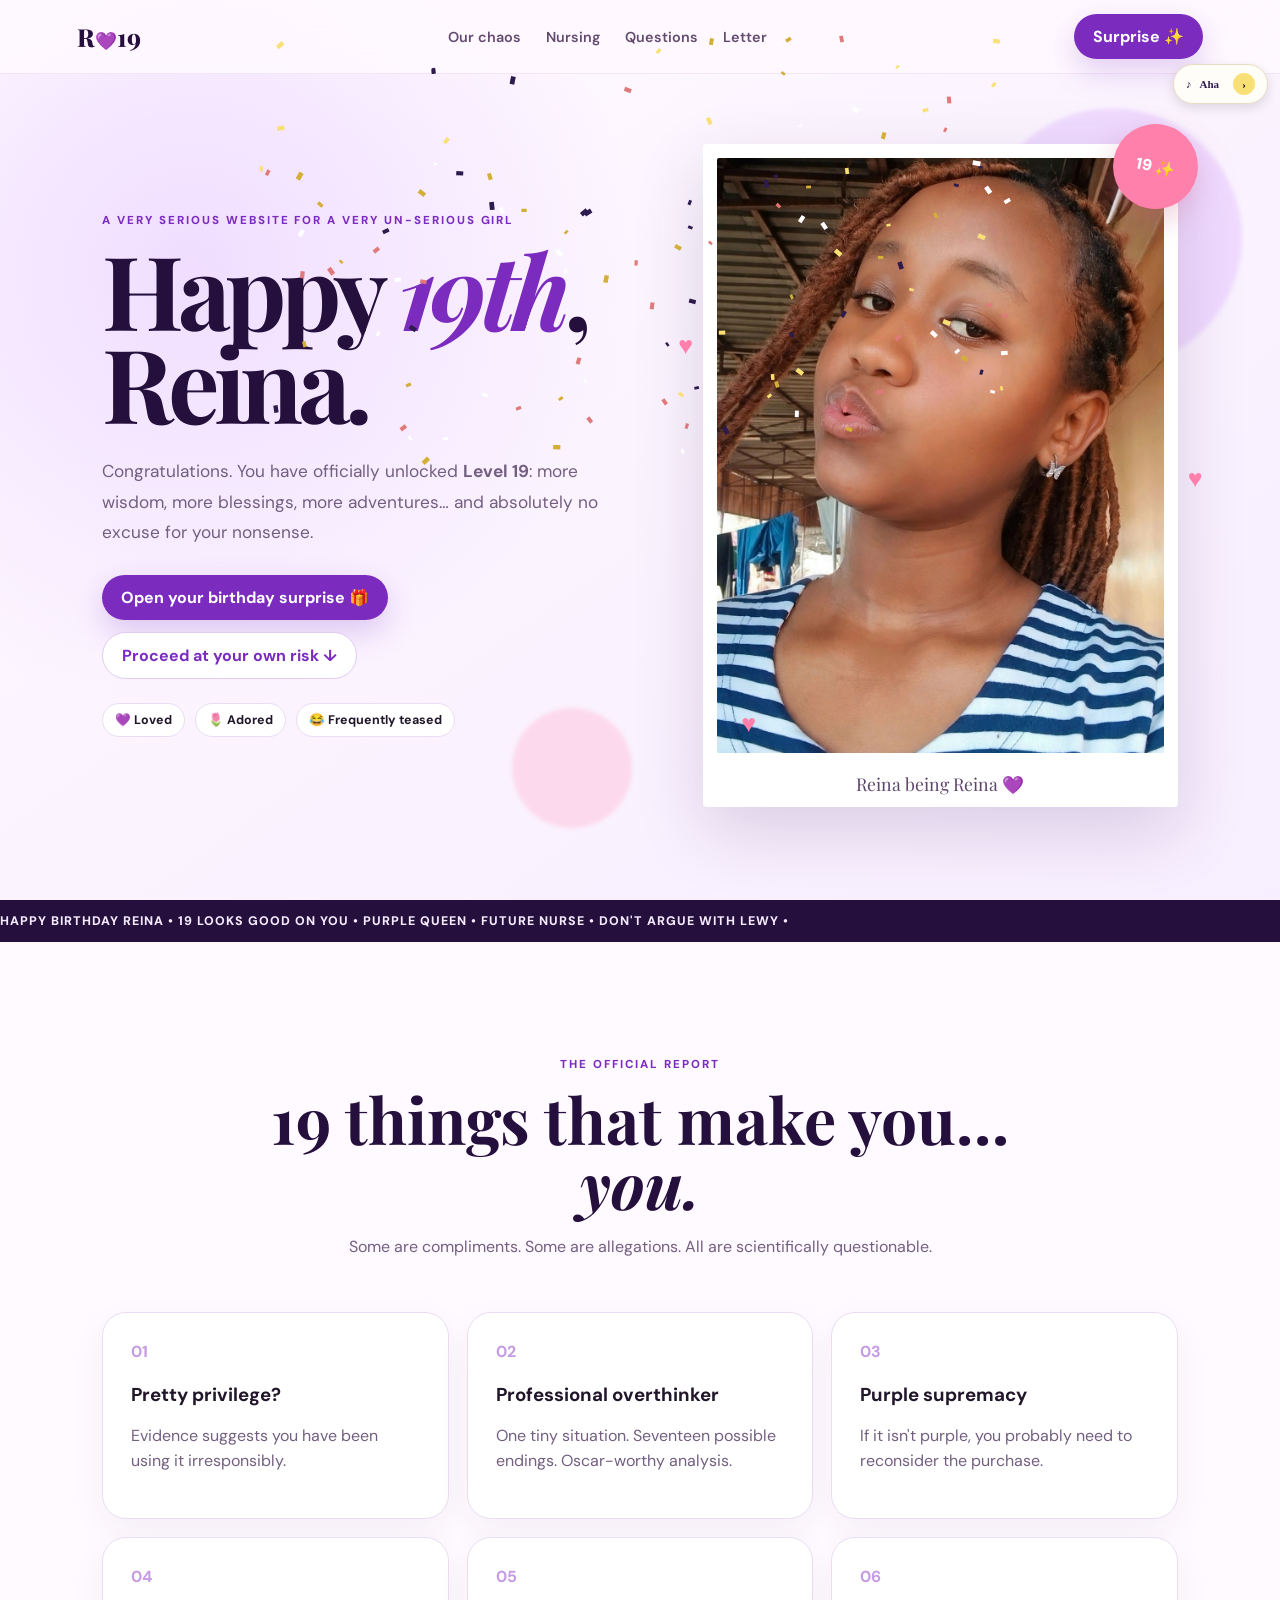
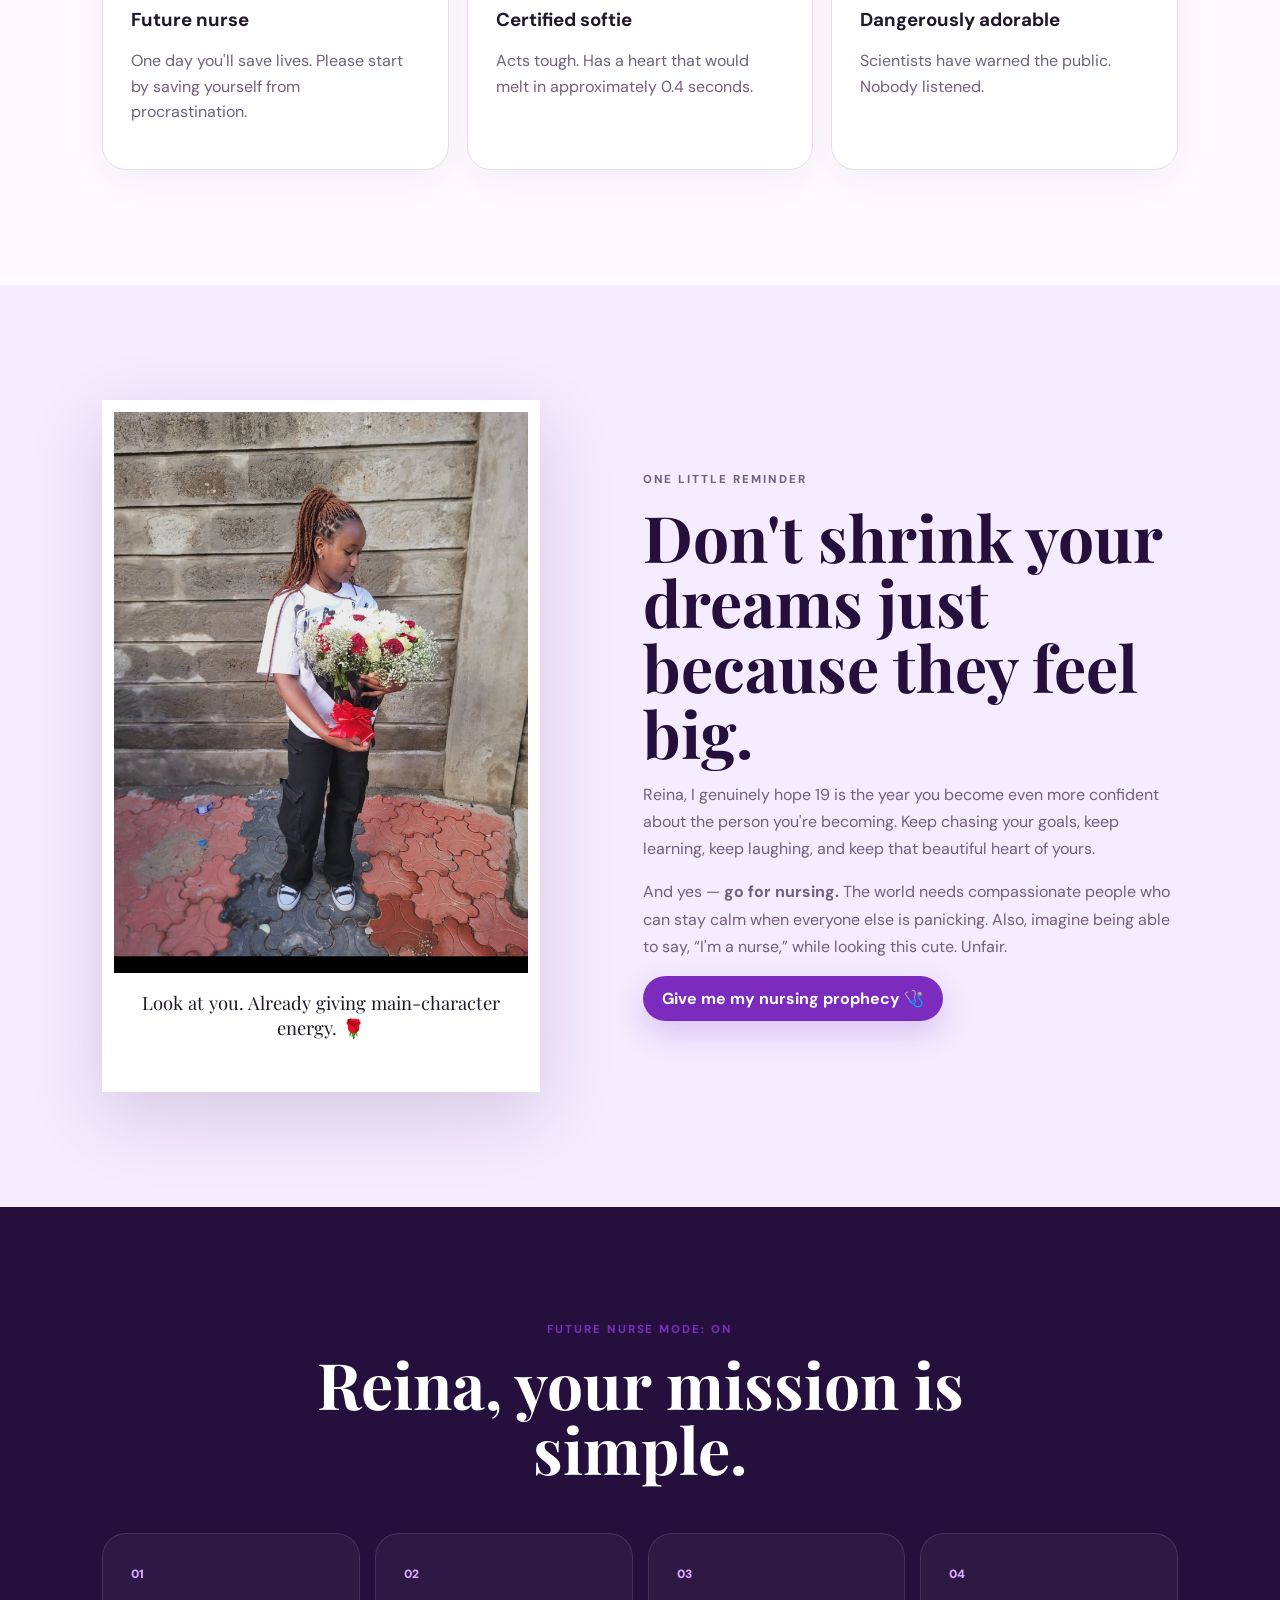
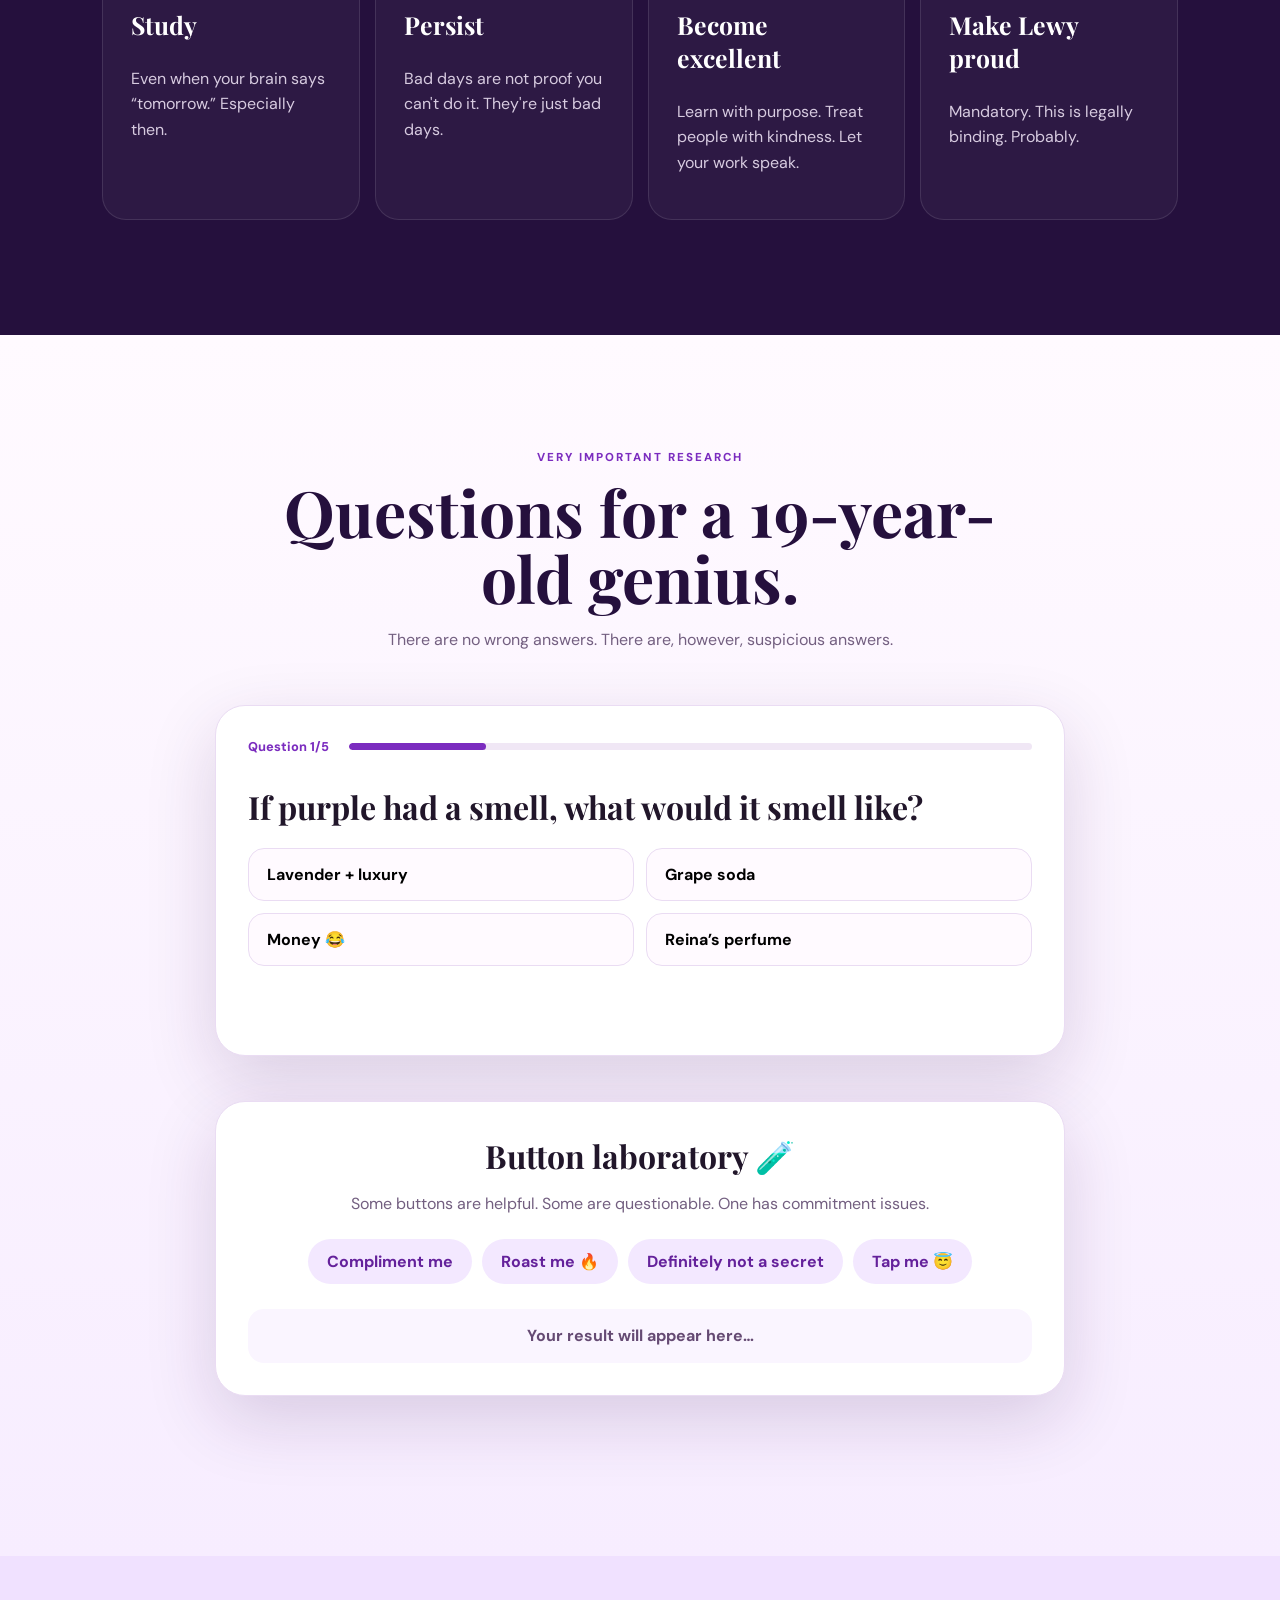
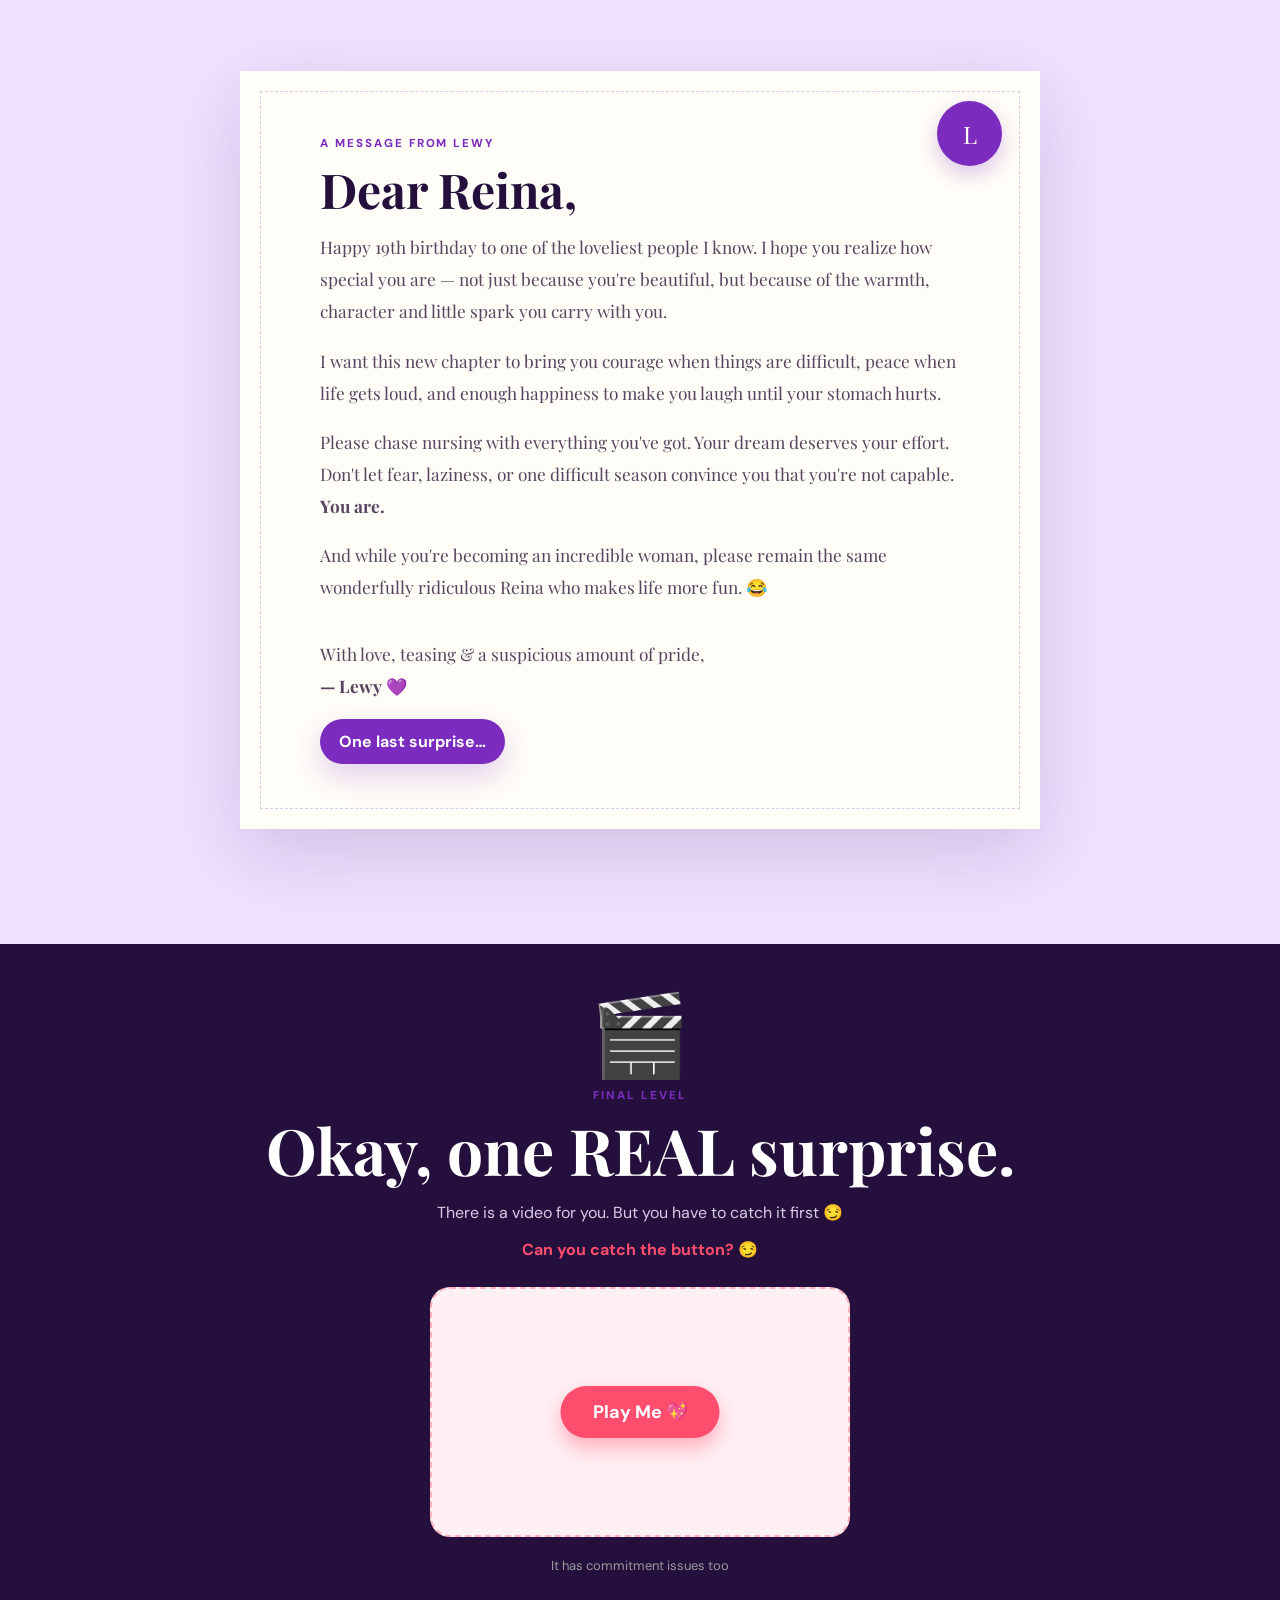
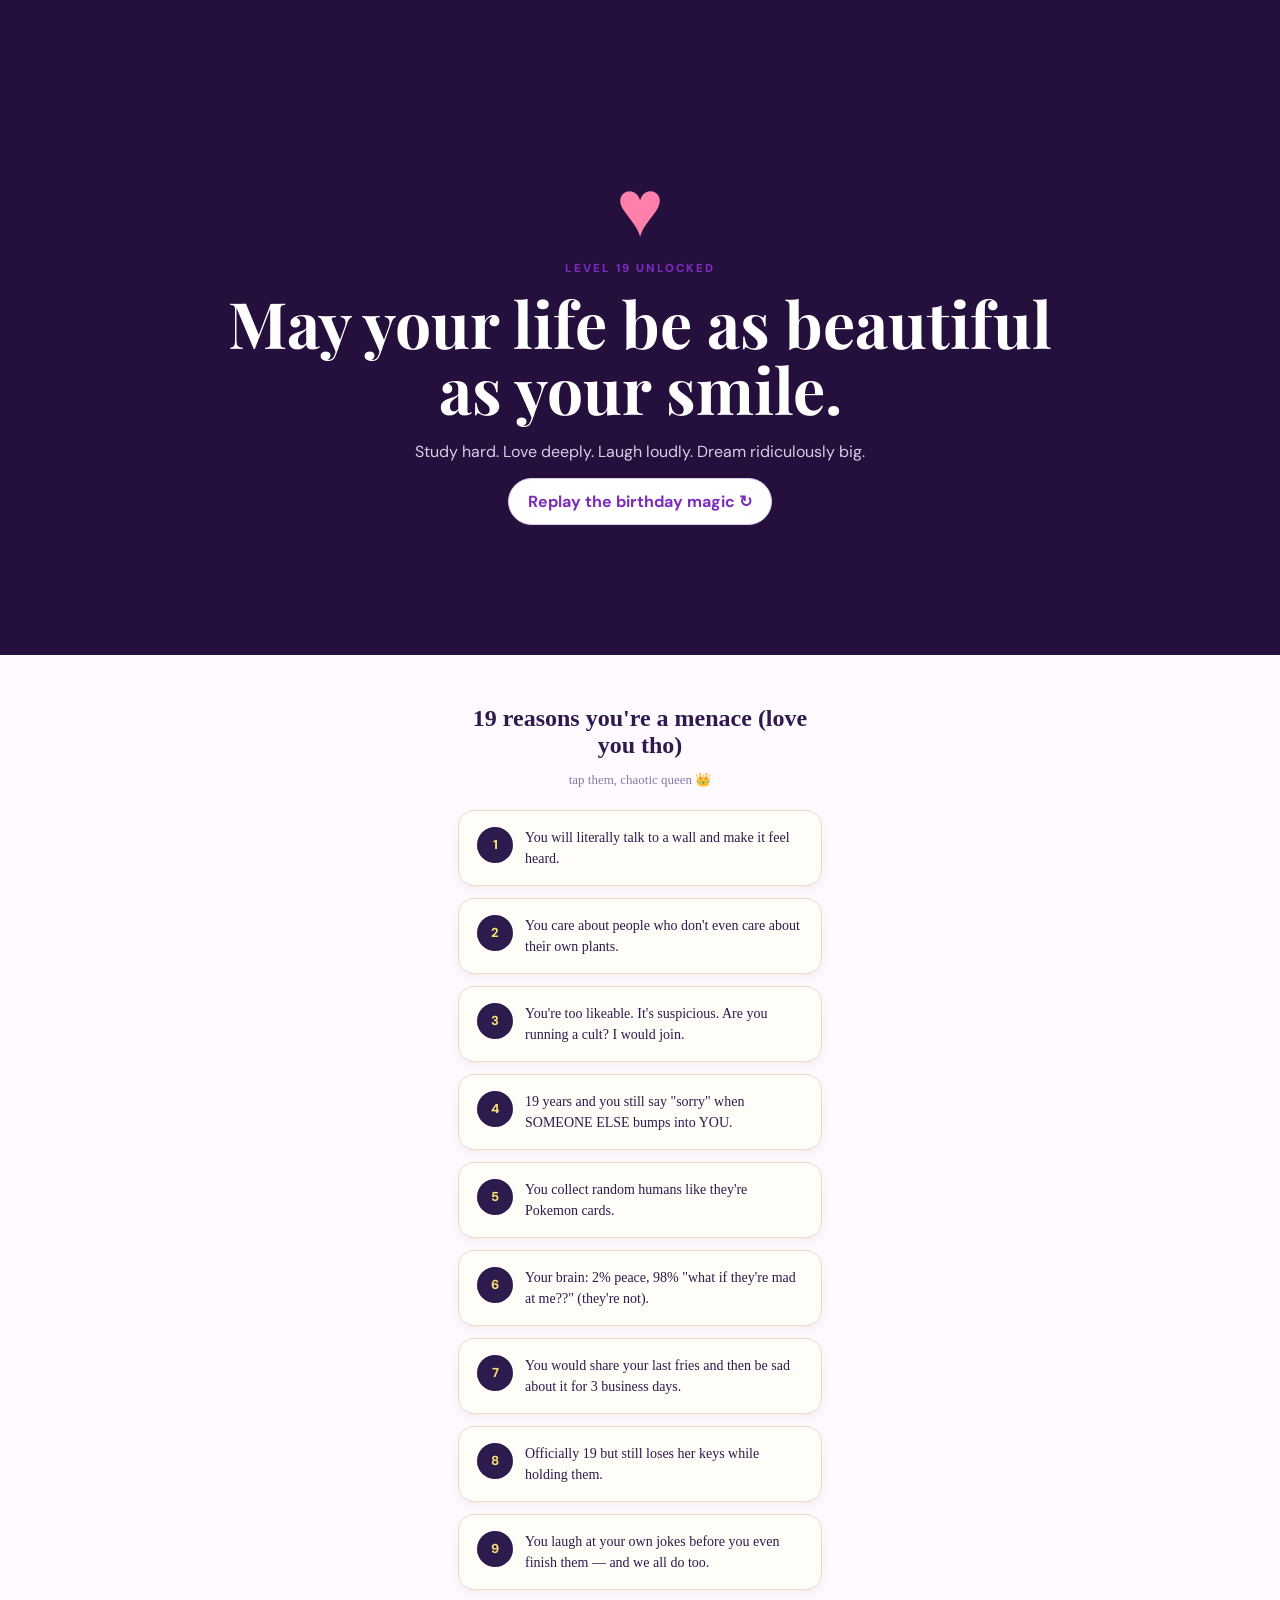
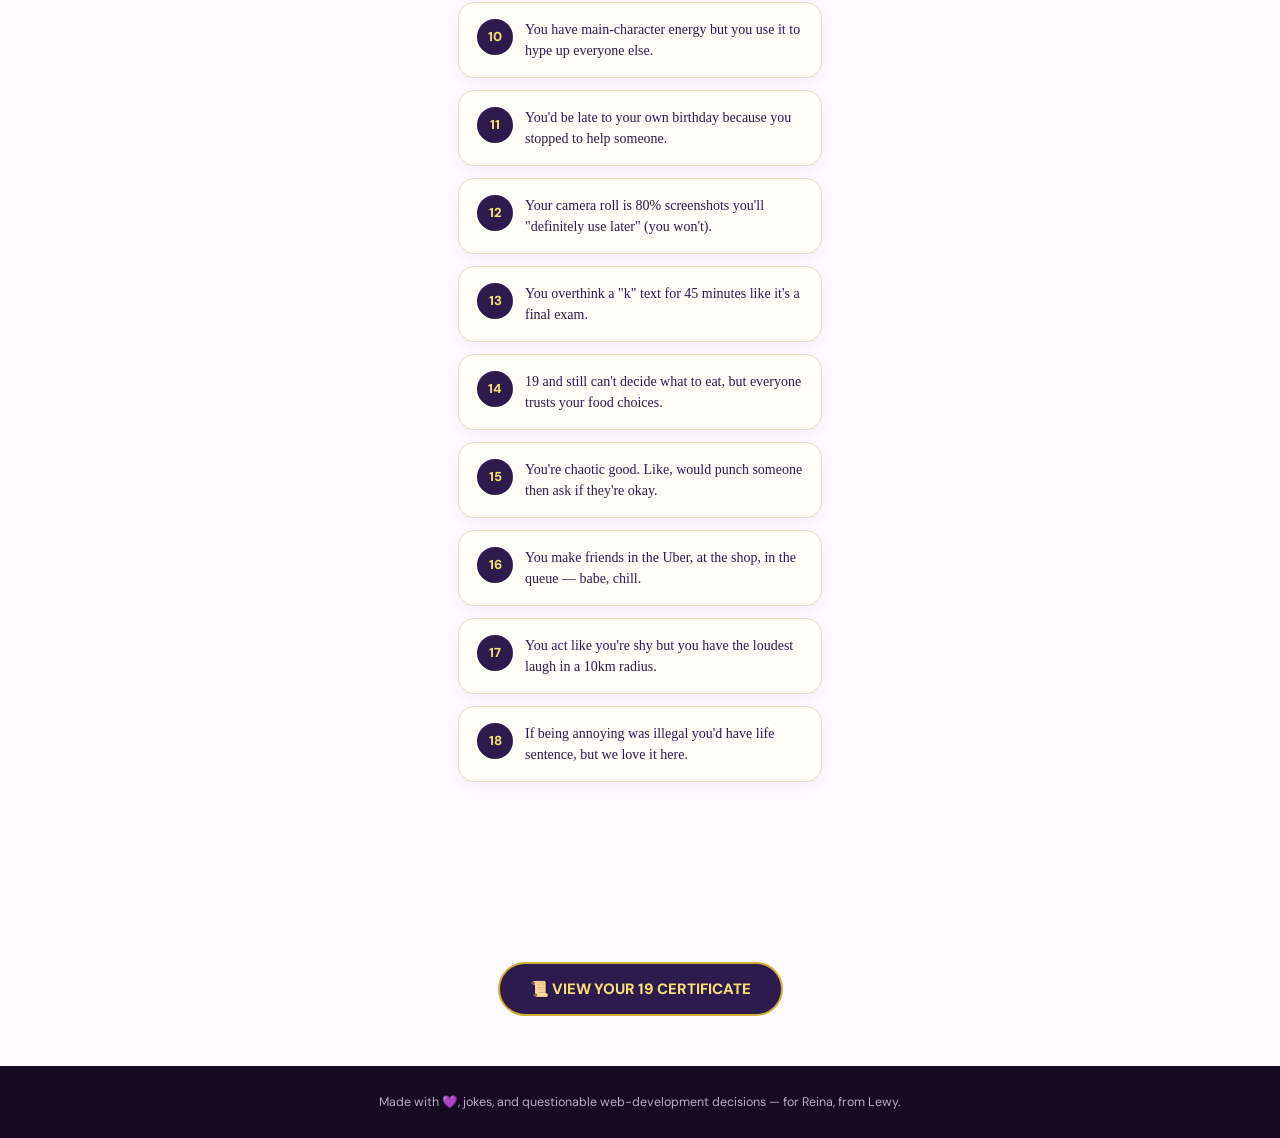
<file: index.html>
<!DOCTYPE html>
<html lang="en">
<head>
  <meta charset="UTF-8">
  <meta name="viewport" content="width=device-width, initial-scale=1.0">
  <meta name="theme-color" content="#7b2cbf">
  <title>Reina Turns 19 💜 | From Lewy</title>
  <link rel="preconnect" href="https://fonts.googleapis.com">
  <link rel="preconnect" href="https://fonts.gstatic.com" crossorigin>
  <link href="https://fonts.googleapis.com/css2?family=DM+Sans:wght@400;500;600;700&family=Playfair+Display:wght@600;700;800&display=swap" rel="stylesheet">
  <link rel="stylesheet" href="style.css">
  <style>
    /* ===== ADDED: Play Me Game ===== */
    #videoSurprise{padding:40px 20px; text-align:center}
    #game-area{position:relative;width:100%;max-width:420px;height:250px;background:#fff0f3;border-radius:20px;margin:20px auto;border:2px dashed #ffb3c1;overflow:hidden}
    #message{font-weight:700;color:#ff4d6d;height:28px;margin-top:15px;font-family:'DM Sans',sans-serif}
    #playBtn{position:absolute;left:50%;top:50%;transform:translate(-50%,-50%);background:#ff4d6d;color:white;border:none;padding:14px 32px;border-radius:50px;font-size:18px;font-weight:700;box-shadow:0 10px 20px rgba(255,77,109,.4);transition:all.2s ease;touch-action:none;cursor:pointer;z-index:2}
    #videoModal{display:none;position:fixed;inset:0;z-index:9999;background:rgba(0,0,0,.85);justify-content:center;align-items:center;padding:15px}
    #videoModal.show{display:flex}
    #videoModal video{width:100%;max-width:400px;border-radius:20px;box-shadow:0 20px 60px rgba(0,0,0,.5)}
    #closeVideo{position:absolute;top:20px;right:20px;background:white;border:none;width:44px;height:44px;border-radius:50%;font-size:22px;cursor:pointer}
  </style>
</head>
<body>

<!-- MY SONG -->
<style>
#music-float{position:fixed; top:64px; right:12px; z-index:9998; background:#fffdf7; border:1px solid #e9dcc3; border-radius:100px; padding:8px 12px; display:flex; align-items:center; gap:8px; box-shadow:0 4px 12px rgba(0,0,0,0.12); cursor:pointer; font-family:Georgia,serif; font-size:11px; color:#2d1b4e; font-weight:800;}
#music-float.playing{ background:#2d1b4e; color:#f9e076; border-color:#d4af37;}
#next-btn{margin-left:6px; background:#f9e076; border:none; border-radius:50%; width:22px; height:22px; cursor:pointer; font-weight:900;}
</style>
<div id="music-float"><span id="music-icon">♪</span> <span id="music-text">Play</span> <button id="next-btn">›</button></div>
<audio id="bg-audio"></audio>
<script>
const tracks=[
  {file:"./aha.mp3", name:"Aha"},
  {file:"./jcole.mp3", name:"J Cole"},
  {file:"./songo.mp3", name:"Drake"}
];
let cur=0;
const audio=document.getElementById('bg-audio');
const btn=document.getElementById('music-float');
const icon=document.getElementById('music-icon');
const txt=document.getElementById('music-text');
const next=document.getElementById('next-btn');
function loadTrack(i){ cur=i % tracks.length; audio.src=tracks[cur].file; txt.textContent=tracks[cur].name; }
loadTrack(0);
let playing=false;
btn.onclick=async(e)=>{
  if(e.target.id==='next-btn') return;
  try{
    if(!playing){ await audio.play(); playing=true; btn.classList.add('playing'); icon.textContent='♫'; }
    else{ audio.pause(); playing=false; btn.classList.remove('playing'); icon.textContent='♪'; }
  }catch(err){ txt.textContent='Tap again'; }
};
next.onclick=async()=>{
  loadTrack(cur+1);
  if(playing){ await audio.play(); icon.textContent='♫'; }
  btn.classList.add('playing');
};
audio.onended=()=>{ loadTrack(cur+1); audio.play(); };
</script>


<div class="cursor-glow"></div>
  <div id="confetti"></div>

  <header class="nav">
    <a class="brand" href="#home">R<span>💜</span>19</a>
    <nav>
      <a href="#story">Our chaos</a>
      <a href="#nursing">Nursing</a>
      <a href="#questions">Questions</a>
      <a href="#letter">Letter</a>
    </nav>
    <button class="nav-btn" id="topSurprise">Surprise ✨</button>
  </header>

  <main>
    <section class="hero" id="home">
      <div class="hero-orb orb1"></div>
      <div class="hero-orb orb2"></div>
      <div class="hero-copy reveal">
        <p class="eyebrow">A VERY SERIOUS WEBSITE FOR A VERY UN-SERIOUS GIRL</p>
        <h1>Happy <span>19th</span>, Reina.</h1>
        <p class="hero-text">
          Congratulations. You have officially unlocked <strong>Level 19</strong>:
          more wisdom, more blessings, more adventures… and absolutely no excuse
          for your nonsense.
        </p>
        <div class="hero-actions">
          <button class="primary" id="openMainSurprise">Open your birthday surprise 🎁</button>
          <button class="ghost" id="scrollStory">Proceed at your own risk ↓</button>
        </div>
        <div class="mini-proof">
          <span>💜 Loved</span><span>🌷 Adored</span><span>😂 Frequently teased</span>
        </div>
      </div>

      <div class="hero-photo-wrap reveal">
        <div class="photo-frame">
          <img src="assets/reina-portrait.jpg" alt="Reina smiling">
          <div class="photo-sticker">19 ✨</div>
          <div class="heart h1">♥</div><div class="heart h2">♥</div><div class="heart h3">♥</div>
        </div>
        <div class="polaroid">Reina being Reina 💜</div>
      </div>
    </section>

    <section class="marquee">
      <div>HAPPY BIRTHDAY REINA • 19 LOOKS GOOD ON YOU • PURPLE QUEEN • FUTURE NURSE • DON'T ARGUE WITH LEWY • </div>
    </section>

    <section class="section story" id="story">
      <div class="section-heading reveal">
        <p class="eyebrow">THE OFFICIAL REPORT</p>
        <h2>19 things that make you… <em>you.</em></h2>
        <p>Some are compliments. Some are allegations. All are scientifically questionable.</p>
      </div>
      <div class="card-grid">
        <article class="fun-card reveal"><b>01</b><h3>Pretty privilege?</h3><p>Evidence suggests you have been using it irresponsibly.</p></article>
        <article class="fun-card reveal"><b>02</b><h3>Professional overthinker</h3><p>One tiny situation. Seventeen possible endings. Oscar-worthy analysis.</p></article>
        <article class="fun-card reveal"><b>03</b><h3>Purple supremacy</h3><p>If it isn't purple, you probably need to reconsider the purchase.</p></article>
        <article class="fun-card reveal"><b>04</b><h3>Future nurse</h3><p>One day you'll save lives. Please start by saving yourself from procrastination.</p></article>
        <article class="fun-card reveal"><b>05</b><h3>Certified softie</h3><p>Acts tough. Has a heart that would melt in approximately 0.4 seconds.</p></article>
        <article class="fun-card reveal"><b>06</b><h3>Dangerously adorable</h3><p>Scientists have warned the public. Nobody listened.</p></article>
      </div>
    </section>

    <section class="photo-story section">
      <div class="photo-card reveal">
        <img src="assets/reina-flowers.jpg" alt="Reina holding a bouquet">
        <div class="photo-caption">Look at you. Already giving main-character energy. 🌹</div>
      </div>
      <div class="story-copy reveal">
        <p class="eyebrow">ONE LITTLE REMINDER</p>
        <h2>Don't shrink your dreams just because they feel big.</h2>
        <p>
          Reina, I genuinely hope 19 is the year you become even more confident
          about the person you're becoming. Keep chasing your goals, keep learning,
          keep laughing, and keep that beautiful heart of yours.
        </p>
        <p>
          And yes — <strong>go for nursing.</strong> The world needs compassionate
          people who can stay calm when everyone else is panicking. Also, imagine
          being able to say, “I'm a nurse,” while looking this cute. Unfair.
        </p>
        <button class="primary" id="nursingBtn">Give me my nursing prophecy 🩺</button>
      </div>
    </section>

    <section class="nursing section" id="nursing">
      <div class="section-heading reveal">
        <p class="eyebrow">FUTURE NURSE MODE: ON</p>
        <h2>Reina, your mission is simple.</h2>
      </div>
      <div class="mission">
        <div class="mission-step reveal"><span>01</span><h3>Study</h3><p>Even when your brain says “tomorrow.” Especially then.</p></div>
        <div class="mission-step reveal"><span>02</span><h3>Persist</h3><p>Bad days are not proof you can't do it. They're just bad days.</p></div>
        <div class="mission-step reveal"><span>03</span><h3>Become excellent</h3><p>Learn with purpose. Treat people with kindness. Let your work speak.</p></div>
        <div class="mission-step reveal"><span>04</span><h3>Make Lewy proud</h3><p>Mandatory. This is legally binding. Probably.</p></div>
      </div>
    </section>

    <section class="questions section" id="questions">
      <div class="section-heading reveal">
        <p class="eyebrow">VERY IMPORTANT RESEARCH</p>
        <h2>Questions for a 19-year-old genius.</h2>
        <p>There are no wrong answers. There are, however, suspicious answers.</p>
      </div>

      <div class="quiz-box reveal">
        <div class="quiz-top"><span id="qNumber">Question 1/5</span><div class="progress"><i id="progress"></i></div></div>
        <h3 id="question">If purple had a smell, what would it smell like?</h3>
        <div id="answers" class="answers"></div>
        <p class="quiz-result" id="quizResult"></p>
      </div>

      <div class="button-lab reveal">
        <h3>Button laboratory 🧪</h3>
        <p>Some buttons are helpful. Some are questionable. One has commitment issues.</p>
        <div class="lab-buttons">
          <button class="pill" id="complimentBtn">Compliment me</button>
          <button class="pill" id="roastBtn">Roast me 🔥</button>
          <button class="pill" id="secretBtn">Definitely not a secret</button>
          <button class="pill escape" id="escapeBtn">Tap me 😇</button>
        </div>
        <div class="lab-output" id="labOutput">Your result will appear here…</div>
      </div>
    </section>

    <section class="letter section" id="letter">
      <div class="letter-paper reveal">
        <div class="wax">L</div>
        <p class="eyebrow">A MESSAGE FROM LEWY</p>
        <h2>Dear Reina,</h2>
        <p>
          Happy 19th birthday to one of the loveliest people I know. I hope you
          realize how special you are — not just because you're beautiful, but
          because of the warmth, character and little spark you carry with you.
        </p>
        <p>
          I want this new chapter to bring you courage when things are difficult,
          peace when life gets loud, and enough happiness to make you laugh until
          your stomach hurts.
        </p>
        <p>
          Please chase nursing with everything you've got. Your dream deserves
          your effort. Don't let fear, laziness, or one difficult season convince
          you that you're not capable. <strong>You are.</strong>
        </p>
        <p>
          And while you're becoming an incredible woman, please remain the same
          wonderfully ridiculous Reina who makes life more fun. 😂
        </p>
        <p class="signature">With love, teasing & a suspicious amount of pride,<br><strong>— Lewy 💜</strong></p>
        <button class="primary" id="finalBtn">One last surprise…</button>
      </div>
    </section>

    <!-- ===== ADDED SECTION: ANNOYING PLAY ME BUTTON ===== -->
    <section class="section final" id="videoSurprise">
      <div class="final-inner reveal">
        <div class="big-heart">🎬</div>
        <p class="eyebrow">FINAL LEVEL</p>
        <h2>Okay, one REAL surprise.</h2>
        <p>There is a video for you. But you have to catch it first 😏</p>
        <div id="message">Can you catch the button? 😏</div>
        <div id="game-area"><button id="playBtn">Play Me 💖</button></div>
        <p style="font-size:13px;color:#999;margin-top:10px">It has commitment issues too</p>
      </div>
    </section>

    <section class="final section">
      <div class="final-inner reveal">
        <div class="big-heart">♥</div>
        <p class="eyebrow">LEVEL 19 UNLOCKED</p>
        <h2>May your life be as beautiful as your smile.</h2>
        <p>Study hard. Love deeply. Laugh loudly. Dream ridiculously big.</p>
        <button class="ghost" id="replayBtn">Replay the birthday magic ↻</button>
      </div>
    </section>
  </main>

  

  <div class="modal" id="modal" aria-hidden="true">
    <div class="modal-card">
      <button class="close" id="closeModal">×</button>
      <div id="modalEmoji" class="modal-emoji">🎉</div>
      <h2 id="modalTitle">SURPRISE!</h2>
      <p id="modalText"></p>
      <button class="primary" id="modalAction">Awww 🥹</button>
    </div>
  </div>

  <!-- VIDEO MODAL ADDED -->
  <div id="videoModal">
    <button id="closeVideo">✕</button>
    <video id="reinaVideo" controls playsinline>
      <source src="assets/20260904_101156.mp4" type="video/mp4">
    </video>
  </div>

  <div class="toast" id="toast"></div>
  <script src="script.js"></script>

  










<!-- 19 REASONS CHAOTIC -->
<style>
.reasons-wrap{padding:30px 18px; max-width:400px; margin:0 auto;}
.reasons-title{font-family:Georgia,serif; text-align:center; color:#2d1b4e; font-size:24px; margin-bottom:8px;}
.reasons-sub{text-align:center; color:#8a7aa8; font-size:13px; margin-bottom:22px; font-family:Georgia,serif;}
.reason-card{background:#fffdf7; border:1px solid #e9dcc3; border-radius:16px; padding:16px 18px; margin:12px 0; display:flex; gap:12px; align-items:flex-start; box-shadow:0 4px 12px rgba(45,27,78,0.06); transform:translateY(20px); opacity:0; transition:all 0.6s ease; cursor:pointer;}
.reason-card.show{transform:translateY(0); opacity:1;}
.reason-num{min-width:36px; height:36px; background:#2d1b4e; color:#f9e076; border-radius:50%; display:flex; align-items:center; justify-content:center; font-weight:800; font-size:13px;}
.reason-text{font-family:Georgia,serif; font-size:14px; color:#2d1b4e; line-height:1.5;}
</style>
<div class="reasons-wrap" id="reasons">
  <h2 class="reasons-title">19 reasons you're a menace (love you tho)</h2>
  <p class="reasons-sub">tap them, chaotic queen 👑</p>
  <div class="reason-card"><div class="reason-num">1</div><div class="reason-text">You will literally talk to a wall and make it feel heard.</div></div>
  <div class="reason-card"><div class="reason-num">2</div><div class="reason-text">You care about people who don't even care about their own plants.</div></div>
  <div class="reason-card"><div class="reason-num">3</div><div class="reason-text">You're too likeable. It's suspicious. Are you running a cult? I would join.</div></div>
  <div class="reason-card"><div class="reason-num">4</div><div class="reason-text">19 years and you still say "sorry" when SOMEONE ELSE bumps into YOU.</div></div>
  <div class="reason-card"><div class="reason-num">5</div><div class="reason-text">You collect random humans like they're Pokemon cards.</div></div>
  <div class="reason-card"><div class="reason-num">6</div><div class="reason-text">Your brain: 2% peace, 98% "what if they're mad at me??" (they're not).</div></div>
  <div class="reason-card"><div class="reason-num">7</div><div class="reason-text">You would share your last fries and then be sad about it for 3 business days.</div></div>
  <div class="reason-card"><div class="reason-num">8</div><div class="reason-text">Officially 19 but still loses her keys while holding them.</div></div>
  <div class="reason-card"><div class="reason-num">9</div><div class="reason-text">You laugh at your own jokes before you even finish them — and we all do too.</div></div>
  <div class="reason-card"><div class="reason-num">10</div><div class="reason-text">You have main-character energy but you use it to hype up everyone else.</div></div>
  <div class="reason-card"><div class="reason-num">11</div><div class="reason-text">You'd be late to your own birthday because you stopped to help someone.</div></div>
  <div class="reason-card"><div class="reason-num">12</div><div class="reason-text">Your camera roll is 80% screenshots you'll "definitely use later" (you won't).</div></div>
  <div class="reason-card"><div class="reason-num">13</div><div class="reason-text">You overthink a "k" text for 45 minutes like it's a final exam.</div></div>
  <div class="reason-card"><div class="reason-num">14</div><div class="reason-text">19 and still can't decide what to eat, but everyone trusts your food choices.</div></div>
  <div class="reason-card"><div class="reason-num">15</div><div class="reason-text">You're chaotic good. Like, would punch someone then ask if they're okay.</div></div>
  <div class="reason-card"><div class="reason-num">16</div><div class="reason-text">You make friends in the Uber, at the shop, in the queue — babe, chill.</div></div>
  <div class="reason-card"><div class="reason-num">17</div><div class="reason-text">You act like you're shy but you have the loudest laugh in a 10km radius.</div></div>
  <div class="reason-card"><div class="reason-num">18</div><div class="reason-text">If being annoying was illegal you'd have life sentence, but we love it here.</div></div>
  <div class="reason-card"><div class="reason-num">19</div><div class="reason-text">You're officially 19. Still weird, still too nice, still my favorite human. Proud of you — Lewy</div></div>
</div>
<script>
const cards=document.querySelectorAll('.reason-card');
const obs=new IntersectionObserver((entries)=>{entries.forEach((e,i)=>{if(e.isIntersecting){setTimeout(()=>e.target.classList.add('show'), i*80);}});},{threshold:0.15});
cards.forEach(c=>obs.observe(c));
cards.forEach(c=>{c.addEventListener('click',()=>{c.style.background='#fff7d6'; if(navigator.vibrate) navigator.vibrate(30);});});
</script>

<!-- CERTIFICATE - CLEAN NO DOWNLOAD -->

<div id="secret-final" style="display:none; text-align:center; margin:40px 20px; animation: pop 0.5s ease;">
  <p style="font-family:Georgia,serif; color:#2d1b4e; font-size:16px; margin-bottom:12px;">You found them all. One more thing...</p>
  <button id="secretFinalBtn" style="background:linear-gradient(135deg,#2d1b4e,#5a3d8a); color:#f9e076; padding:16px 36px; border:2px solid #d4af37; border-radius:100px; font-weight:800; font-size:15px; cursor:pointer; box-shadow:0 8px 20px rgba(45,27,78,0.3);">🎁 ONE LAST THING →</button>
</div>
<style>@keyframes pop{0%{transform:scale(0.8);opacity:0}100%{transform:scale(1);opacity:1}}</style>
<script>
(function(){
let tapped=new Set();
const cards=document.querySelectorAll('.reason-card');
const secret=document.getElementById('secret-final');
cards.forEach((c,i)=>{
  c.addEventListener('click',()=>{
    tapped.add(i);
    if(tapped.size===19){
      secret.style.display='block';
      secret.scrollIntoView({behavior:'smooth', block:'center'});
      if(navigator.vibrate) navigator.vibrate([30,50,30]);
    }
  });
});
document.getElementById('secretFinalBtn').onclick=()=>{
  document.getElementById('certModal').style.display='flex';
  document.getElementById('certBtn').click();
};
})();
</script>

<div style="text-align:center; margin:50px 20px;">
  <button id="certBtn" style="background:#2d1b4e; color:#f9e076; padding:15px 30px; border:2px solid #d4af37; border-radius:100px; font-weight:800; font-size:15px; cursor:pointer;">📜 VIEW YOUR 19 CERTIFICATE</button>
</div>
<div id="certModal" style="display:none; position:fixed; inset:0; background:rgba(20,10,40,0.95); z-index:9999; flex-direction:column; align-items:center; justify-content:center; padding:20px; overflow-y:auto;">
  <div style="width:88%; max-width:330px; background:#f5f1e8; position:relative; box-shadow:0 0 0 6px #2d1b4e, 0 0 0 8px #d4af37; padding:28px 22px 20px; text-align:center;">
    <div style="position:absolute; top:8px; left:8px; width:26px; height:26px; border-top:2px solid #d4af37; border-left:2px solid #d4af37;"></div>
    <div style="position:absolute; top:8px; right:8px; width:26px; height:26px; border-top:2px solid #d4af37; border-right:2px solid #d4af37;"></div>
    <div style="position:absolute; bottom:8px; left:8px; width:26px; height:26px; border-bottom:2px solid #d4af37; border-left:2px solid #d4af37;"></div>
    <div style="position:absolute; bottom:8px; right:8px; width:26px; height:26px; border-bottom:2px solid #d4af37; border-right:2px solid #d4af37;"></div>
    <h2 style="font-family:Georgia,serif; font-size:18px; color:#2d1b4e; margin:0; font-weight:400;">Certificate of</h2>
    <h2 style="font-family:Georgia,serif; font-size:22px; color:#2d1b4e; margin:2px 0 12px; font-style:italic; font-weight:700;">Officially Being 19</h2>
    <div style="color:#d4af37; font-size:11px; margin:12px 0;">✦ ─── ✦ ─── ✦</div>
    <h1 style="font-family:cursive; font-size:46px; color:#e07a7a; margin:10px 0;">Reina</h1>
    <div style="color:#d4af37; font-size:11px; margin:12px 0;">✦ ─── ✦ ─── ✦</div>
    <p style="font-family:Georgia,serif; font-size:13.5px; color:#2d1b4e; line-height:1.6; max-width:280px; margin:0 auto;">This certifies that the above named person has successfully completed nineteen years of talking to strangers, over-caring about everyone around her, and being far too likeable for her own good.</p>
    <p style="font-family:Georgia,serif; font-size:13px; color:#5a3d8a; font-style:italic; margin:18px 0;">...proud in the best possible way.</p>
    <div style="height:1px; background:#d4af37; margin:18px 0; opacity:0.5;"></div>
    <div style="display:flex; justify-content:space-between; margin-top:14px;"><div style="text-align:left; font-family:Georgia,serif; font-size:11px; color:#2d1b4e;">Issued:<br>today, obviously</div><div style="font-family:cursive; font-size:26px; transform:rotate(-4deg);">Lewy</div></div>
  </div>
  <button id="closeCert" style="margin-top:20px; background:white; color:#2d1b4e; border:none; padding:12px 32px; border-radius:100px; font-weight:800; font-size:11px; cursor:pointer;">CLOSE ✕</button>
</div>
<script>
document.getElementById('certBtn').onclick=()=>{document.getElementById('certModal').style.display='flex';};
document.getElementById('closeCert').onclick=()=>{document.getElementById('certModal').style.display='none';};
document.getElementById('certModal').onclick=(e)=>{if(e.target.id==='certModal') e.currentTarget.style.display='none';};
</script>
<footer>
    Made with 💜, jokes, and questionable web-development decisions — for Reina, from Lewy.
  </footer>

<!-- CONFETTI -->
<canvas id="confetti-canvas" style="position:fixed; inset:0; width:100%; height:100%; pointer-events:none; z-index:10000;"></canvas>
<script>
(function(){
const canvas=document.getElementById('confetti-canvas');
const ctx=canvas.getContext('2d');
let W,H,parts=[];
function resize(){W=canvas.width=window.innerWidth; H=canvas.height=window.innerHeight;}
window.addEventListener('resize',resize); resize();
function rand(a,b){return Math.random()*(b-a)+a;}
function makeConfetti(x,y){
  const colors=['#f9e076','#d4af37','#2d1b4e','#e07a7a','#ffffff'];
  for(let i=0;i<120;i++){
    parts.push({
      x:x||W/2, y:y||H/3,
      vx:rand(-7,7), vy:rand(-9,-1),
      r:rand(4,8), color:colors[Math.floor(Math.random()*colors.length)],
      rot:rand(0,360), rotV:rand(-10,10), life:rand(80,150)
    });
  }
}
function anim(){
  ctx.clearRect(0,0,W,H);
  for(let i=parts.length-1;i>=0;i--){
    let p=parts[i];
    p.x+=p.vx; p.y+=p.vy; p.vy+=0.15; p.rot+=p.rotV; p.life--;
    ctx.save(); ctx.translate(p.x,p.y); ctx.rotate(p.rot*Math.PI/180);
    ctx.fillStyle=p.color; ctx.fillRect(-p.r/2,-p.r/2,p.r,p.r*0.6);
    ctx.restore();
    if(p.life<=0 || p.y>H) parts.splice(i,1);
  }
  requestAnimationFrame(anim);
}
anim();
// fire on load
setTimeout(()=>makeConfetti(), 800);
// fire when cert opens
const origBtn=document.getElementById('certBtn');
if(origBtn){ origBtn.addEventListener('click', ()=>{ setTimeout(()=>makeConfetti(W/2, H/2), 200); }); }
})();
</script>
</body>








</html>
</file>
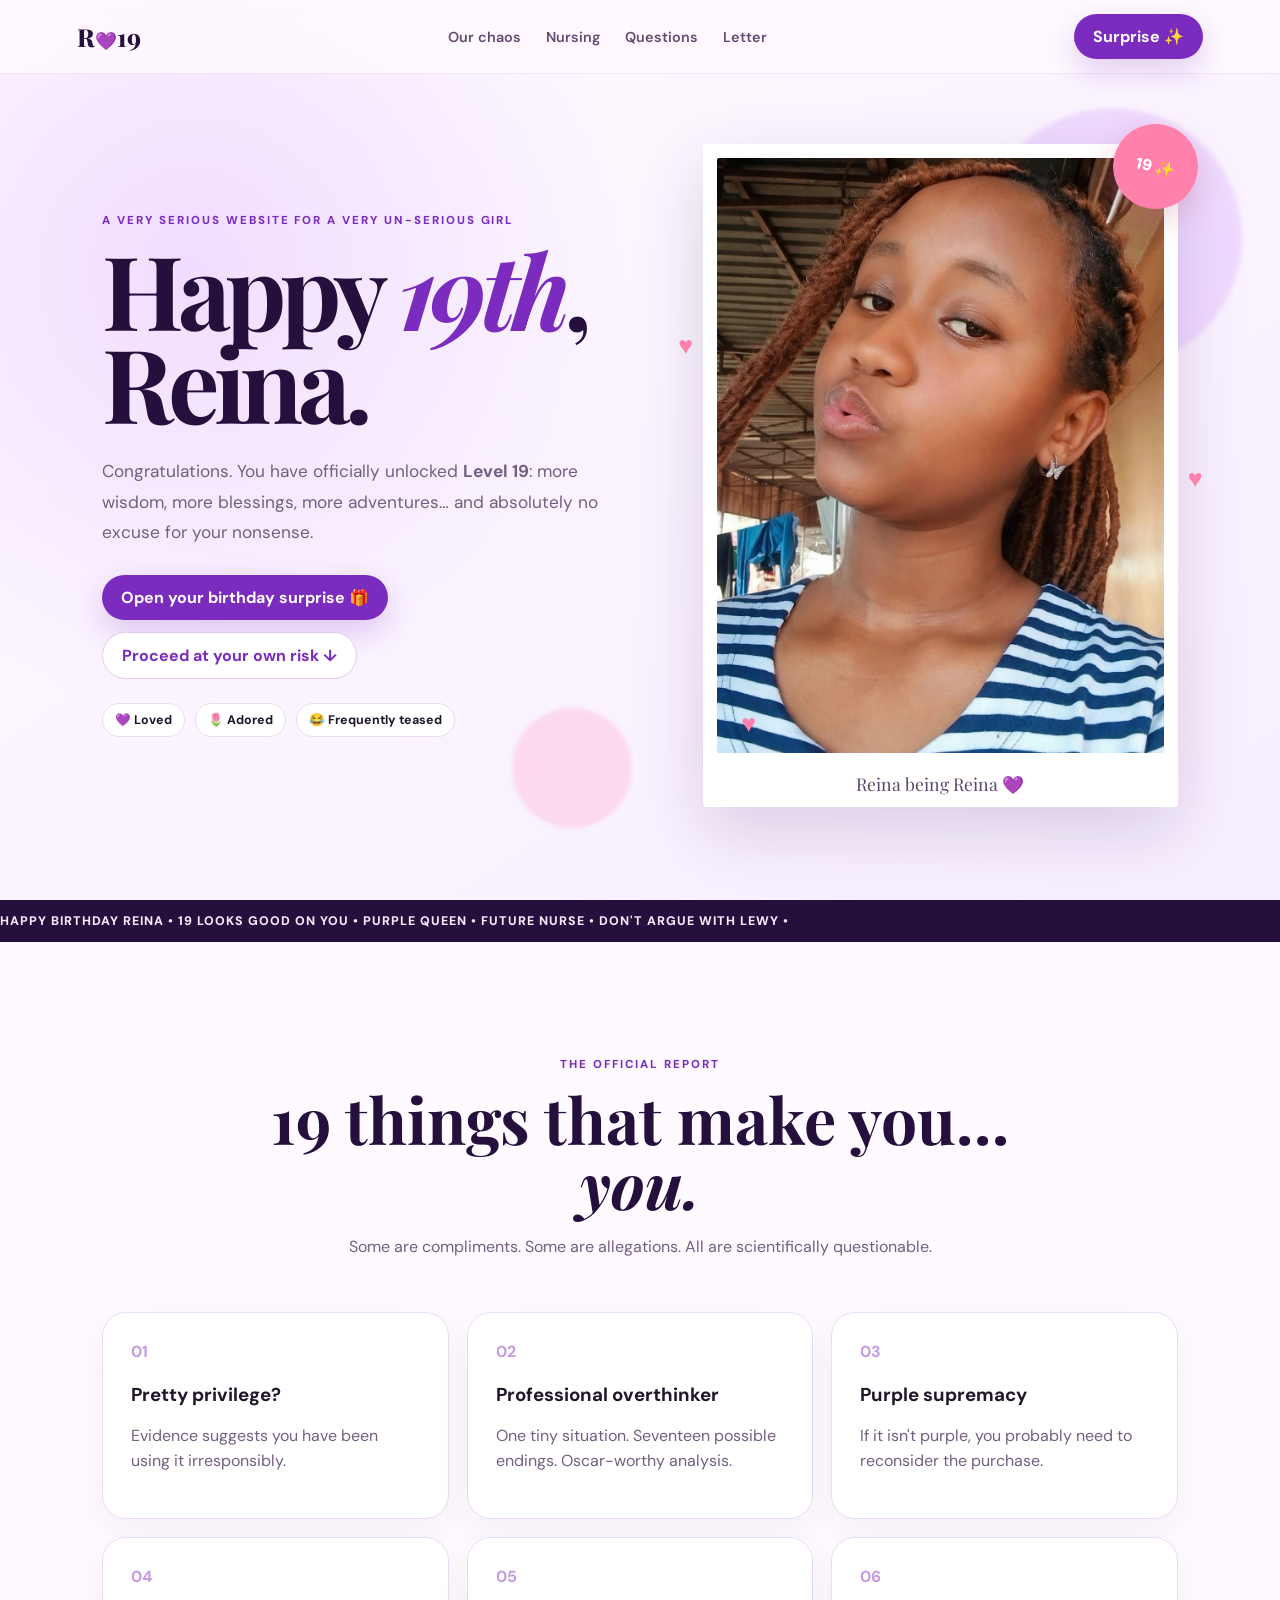
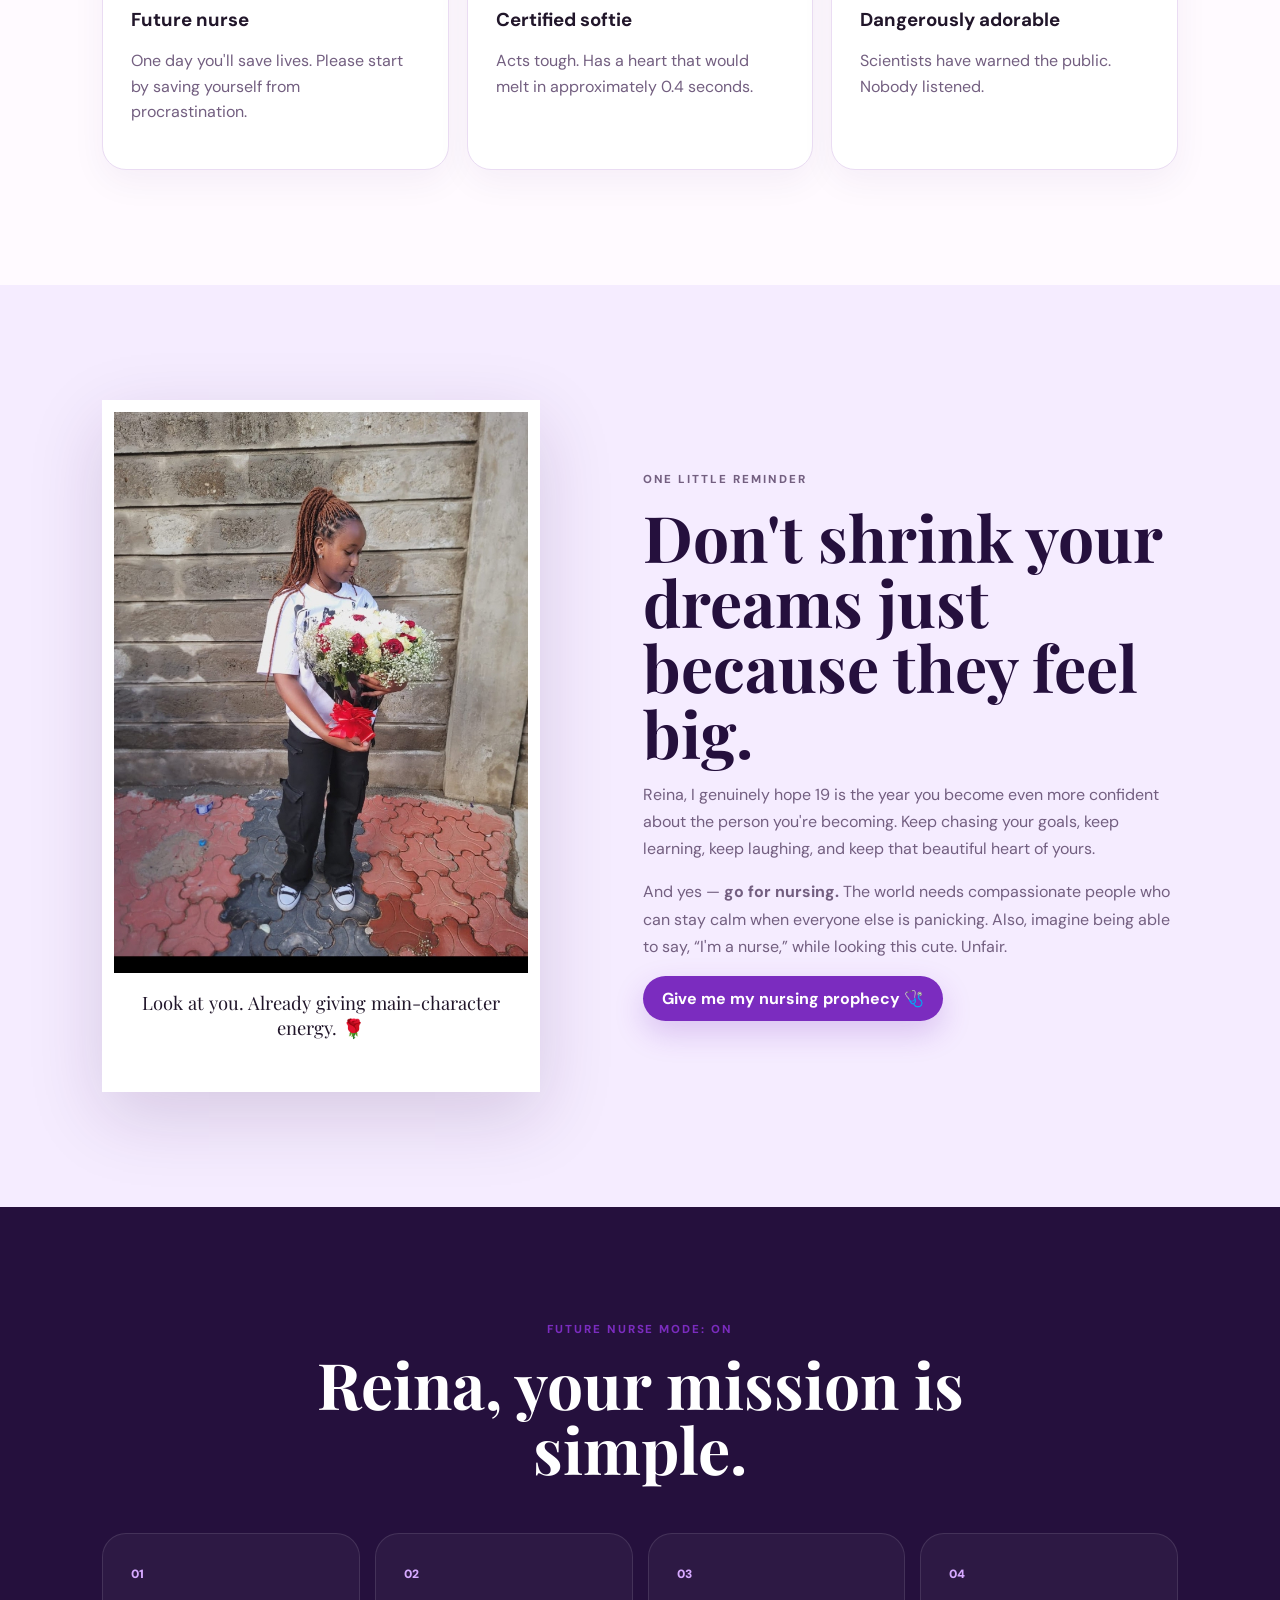
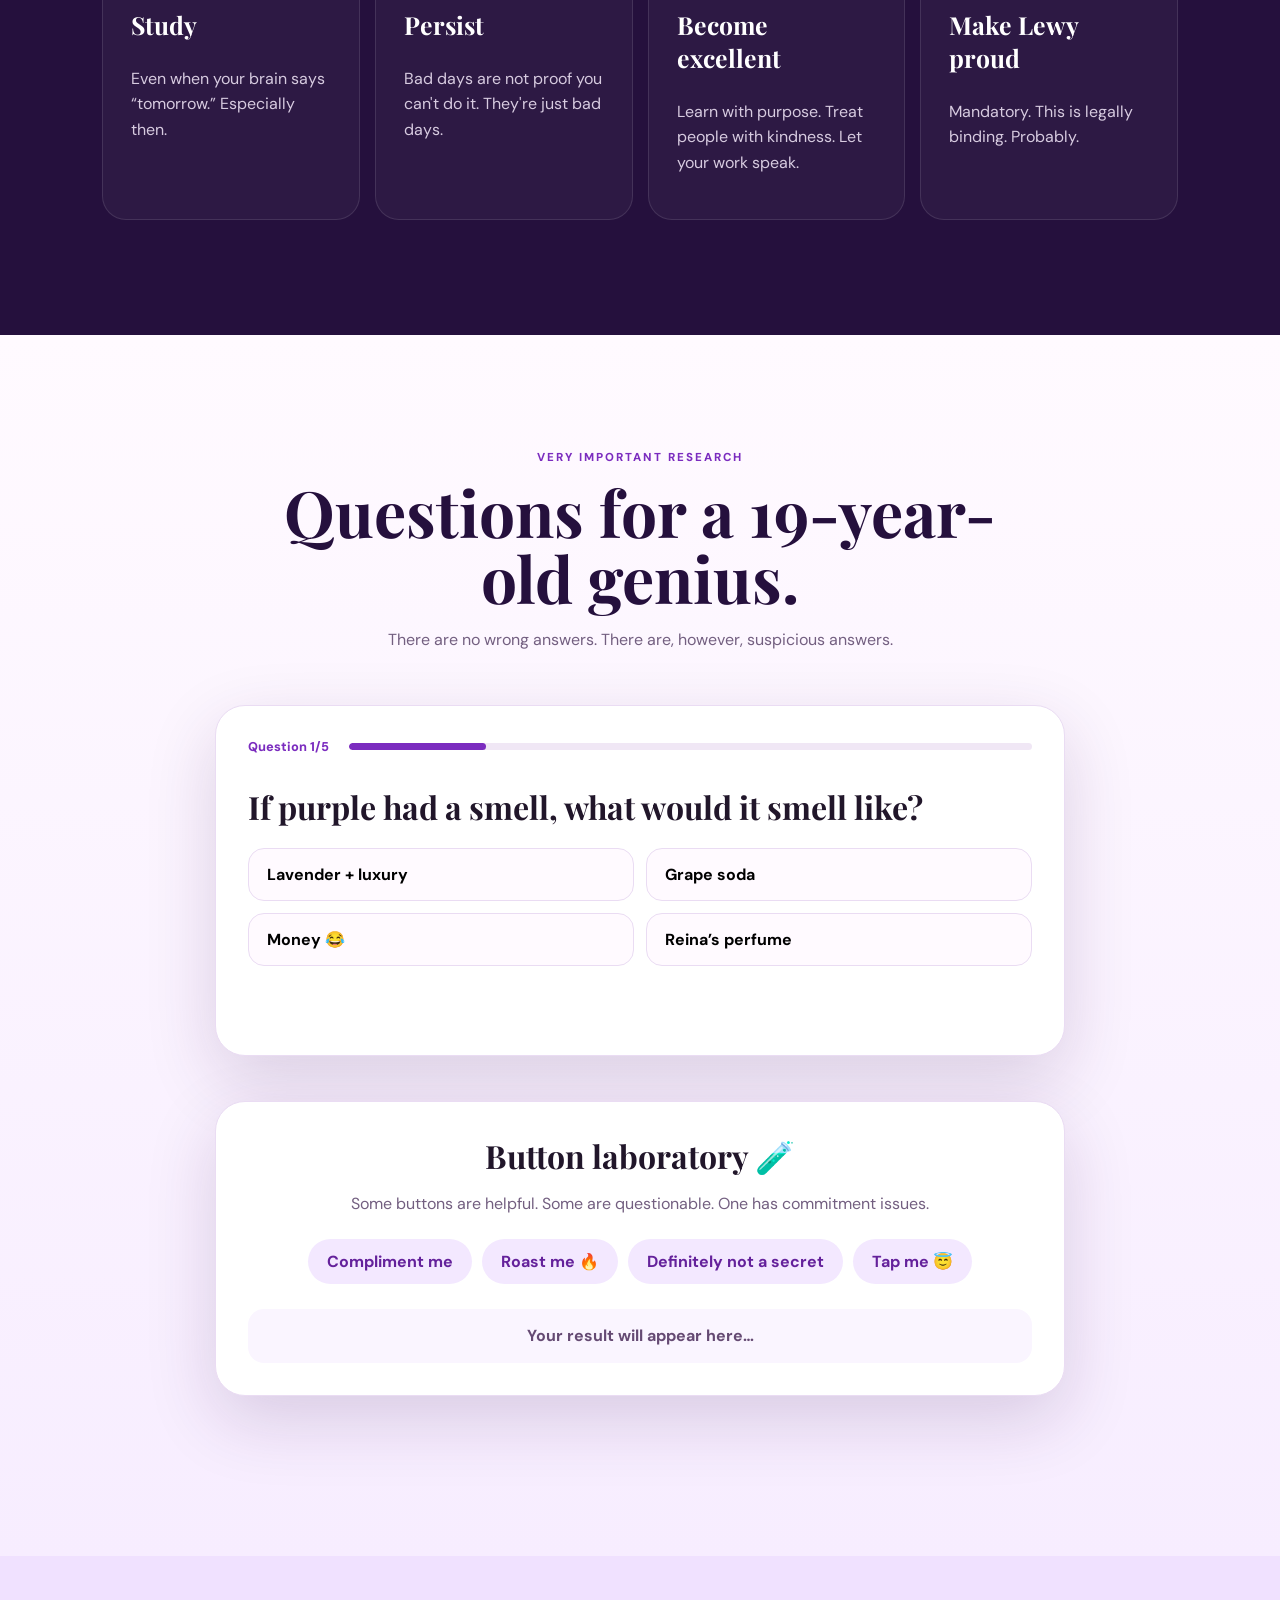
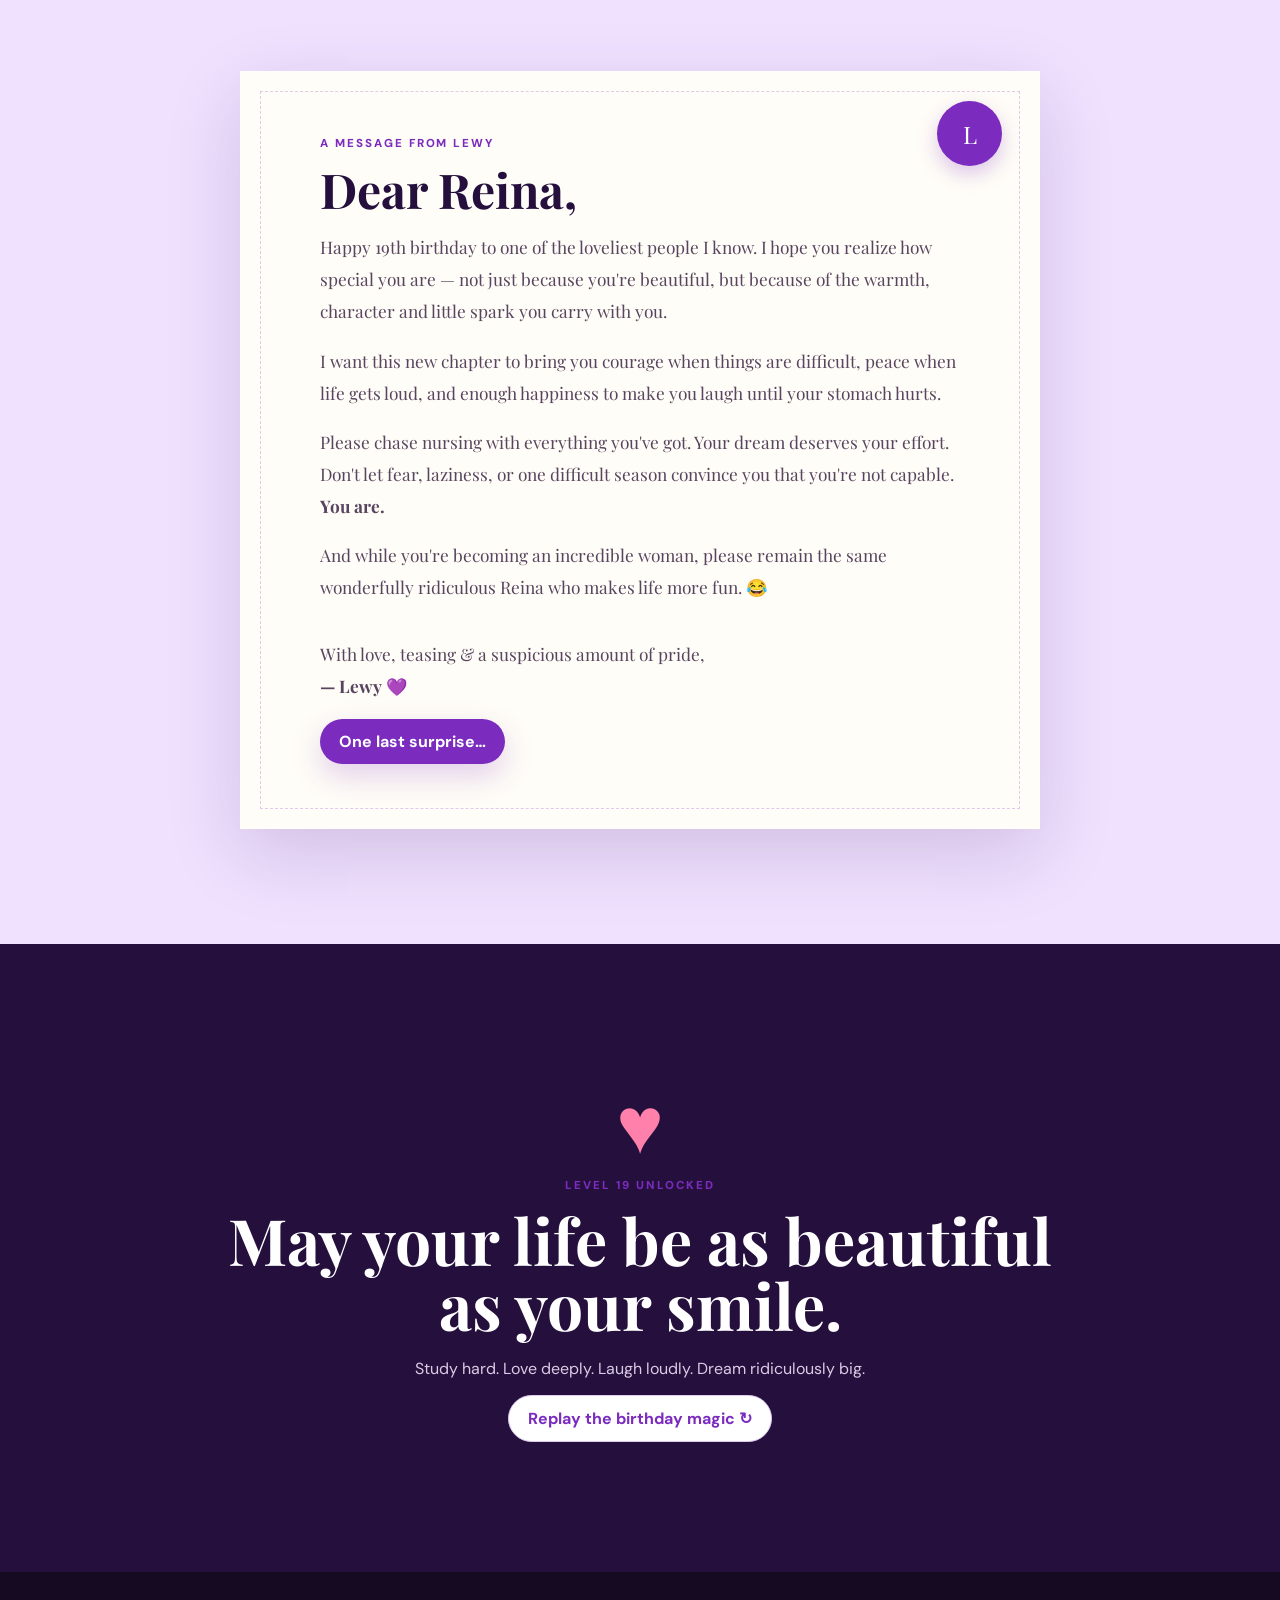
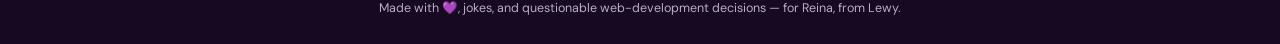
<file: reina_19_birthday_website/index.html>
<!DOCTYPE html>
<html lang="en">
<head>
  <meta charset="UTF-8">
  <meta name="viewport" content="width=device-width, initial-scale=1.0">
  <meta name="theme-color" content="#7b2cbf">
  <title>Reina Turns 19 💜 | From Lewy</title>
  <link rel="preconnect" href="https://fonts.googleapis.com">
  <link rel="preconnect" href="https://fonts.gstatic.com" crossorigin>
  <link href="https://fonts.googleapis.com/css2?family=DM+Sans:wght@400;500;600;700&family=Playfair+Display:wght@600;700;800&display=swap" rel="stylesheet">
  <link rel="stylesheet" href="style.css">
</head>
<body>
  <div class="cursor-glow"></div>
  <div id="confetti"></div>

  <header class="nav">
    <a class="brand" href="#home">R<span>💜</span>19</a>
    <nav>
      <a href="#story">Our chaos</a>
      <a href="#nursing">Nursing</a>
      <a href="#questions">Questions</a>
      <a href="#letter">Letter</a>
    </nav>
    <button class="nav-btn" id="topSurprise">Surprise ✨</button>
  </header>

  <main>
    <section class="hero" id="home">
      <div class="hero-orb orb1"></div>
      <div class="hero-orb orb2"></div>
      <div class="hero-copy reveal">
        <p class="eyebrow">A VERY SERIOUS WEBSITE FOR A VERY UN-SERIOUS GIRL</p>
        <h1>Happy <span>19th</span>, Reina.</h1>
        <p class="hero-text">
          Congratulations. You have officially unlocked <strong>Level 19</strong>:
          more wisdom, more blessings, more adventures… and absolutely no excuse
          for your nonsense.
        </p>
        <div class="hero-actions">
          <button class="primary" id="openMainSurprise">Open your birthday surprise 🎁</button>
          <button class="ghost" id="scrollStory">Proceed at your own risk ↓</button>
        </div>
        <div class="mini-proof">
          <span>💜 Loved</span><span>🌷 Adored</span><span>😂 Frequently teased</span>
        </div>
      </div>

      <div class="hero-photo-wrap reveal">
        <div class="photo-frame">
          <img src="assets/reina-portrait.jpg" alt="Reina smiling">
          <div class="photo-sticker">19 ✨</div>
          <div class="heart h1">♥</div><div class="heart h2">♥</div><div class="heart h3">♥</div>
        </div>
        <div class="polaroid">Reina being Reina 💜</div>
      </div>
    </section>

    <section class="marquee">
      <div>HAPPY BIRTHDAY REINA • 19 LOOKS GOOD ON YOU • PURPLE QUEEN • FUTURE NURSE • DON'T ARGUE WITH LEWY • </div>
    </section>

    <section class="section story" id="story">
      <div class="section-heading reveal">
        <p class="eyebrow">THE OFFICIAL REPORT</p>
        <h2>19 things that make you… <em>you.</em></h2>
        <p>Some are compliments. Some are allegations. All are scientifically questionable.</p>
      </div>
      <div class="card-grid">
        <article class="fun-card reveal"><b>01</b><h3>Pretty privilege?</h3><p>Evidence suggests you have been using it irresponsibly.</p></article>
        <article class="fun-card reveal"><b>02</b><h3>Professional overthinker</h3><p>One tiny situation. Seventeen possible endings. Oscar-worthy analysis.</p></article>
        <article class="fun-card reveal"><b>03</b><h3>Purple supremacy</h3><p>If it isn't purple, you probably need to reconsider the purchase.</p></article>
        <article class="fun-card reveal"><b>04</b><h3>Future nurse</h3><p>One day you'll save lives. Please start by saving yourself from procrastination.</p></article>
        <article class="fun-card reveal"><b>05</b><h3>Certified softie</h3><p>Acts tough. Has a heart that would melt in approximately 0.4 seconds.</p></article>
        <article class="fun-card reveal"><b>06</b><h3>Dangerously adorable</h3><p>Scientists have warned the public. Nobody listened.</p></article>
      </div>
    </section>

    <section class="photo-story section">
      <div class="photo-card reveal">
        <img src="assets/reina-flowers.jpg" alt="Reina holding a bouquet">
        <div class="photo-caption">Look at you. Already giving main-character energy. 🌹</div>
      </div>
      <div class="story-copy reveal">
        <p class="eyebrow">ONE LITTLE REMINDER</p>
        <h2>Don't shrink your dreams just because they feel big.</h2>
        <p>
          Reina, I genuinely hope 19 is the year you become even more confident
          about the person you're becoming. Keep chasing your goals, keep learning,
          keep laughing, and keep that beautiful heart of yours.
        </p>
        <p>
          And yes — <strong>go for nursing.</strong> The world needs compassionate
          people who can stay calm when everyone else is panicking. Also, imagine
          being able to say, “I'm a nurse,” while looking this cute. Unfair.
        </p>
        <button class="primary" id="nursingBtn">Give me my nursing prophecy 🩺</button>
      </div>
    </section>

    <section class="nursing section" id="nursing">
      <div class="section-heading reveal">
        <p class="eyebrow">FUTURE NURSE MODE: ON</p>
        <h2>Reina, your mission is simple.</h2>
      </div>
      <div class="mission">
        <div class="mission-step reveal"><span>01</span><h3>Study</h3><p>Even when your brain says “tomorrow.” Especially then.</p></div>
        <div class="mission-step reveal"><span>02</span><h3>Persist</h3><p>Bad days are not proof you can't do it. They're just bad days.</p></div>
        <div class="mission-step reveal"><span>03</span><h3>Become excellent</h3><p>Learn with purpose. Treat people with kindness. Let your work speak.</p></div>
        <div class="mission-step reveal"><span>04</span><h3>Make Lewy proud</h3><p>Mandatory. This is legally binding. Probably.</p></div>
      </div>
    </section>

    <section class="questions section" id="questions">
      <div class="section-heading reveal">
        <p class="eyebrow">VERY IMPORTANT RESEARCH</p>
        <h2>Questions for a 19-year-old genius.</h2>
        <p>There are no wrong answers. There are, however, suspicious answers.</p>
      </div>

      <div class="quiz-box reveal">
        <div class="quiz-top"><span id="qNumber">Question 1/5</span><div class="progress"><i id="progress"></i></div></div>
        <h3 id="question">If purple had a smell, what would it smell like?</h3>
        <div id="answers" class="answers"></div>
        <p class="quiz-result" id="quizResult"></p>
      </div>

      <div class="button-lab reveal">
        <h3>Button laboratory 🧪</h3>
        <p>Some buttons are helpful. Some are questionable. One has commitment issues.</p>
        <div class="lab-buttons">
          <button class="pill" id="complimentBtn">Compliment me</button>
          <button class="pill" id="roastBtn">Roast me 🔥</button>
          <button class="pill" id="secretBtn">Definitely not a secret</button>
          <button class="pill escape" id="escapeBtn">Tap me 😇</button>
        </div>
        <div class="lab-output" id="labOutput">Your result will appear here…</div>
      </div>
    </section>

    <section class="letter section" id="letter">
      <div class="letter-paper reveal">
        <div class="wax">L</div>
        <p class="eyebrow">A MESSAGE FROM LEWY</p>
        <h2>Dear Reina,</h2>
        <p>
          Happy 19th birthday to one of the loveliest people I know. I hope you
          realize how special you are — not just because you're beautiful, but
          because of the warmth, character and little spark you carry with you.
        </p>
        <p>
          I want this new chapter to bring you courage when things are difficult,
          peace when life gets loud, and enough happiness to make you laugh until
          your stomach hurts.
        </p>
        <p>
          Please chase nursing with everything you've got. Your dream deserves
          your effort. Don't let fear, laziness, or one difficult season convince
          you that you're not capable. <strong>You are.</strong>
        </p>
        <p>
          And while you're becoming an incredible woman, please remain the same
          wonderfully ridiculous Reina who makes life more fun. 😂
        </p>
        <p class="signature">With love, teasing & a suspicious amount of pride,<br><strong>— Lewy 💜</strong></p>
        <button class="primary" id="finalBtn">One last surprise…</button>
      </div>
    </section>

    <section class="final section">
      <div class="final-inner reveal">
        <div class="big-heart">♥</div>
        <p class="eyebrow">LEVEL 19 UNLOCKED</p>
        <h2>May your life be as beautiful as your smile.</h2>
        <p>Study hard. Love deeply. Laugh loudly. Dream ridiculously big.</p>
        <button class="ghost" id="replayBtn">Replay the birthday magic ↻</button>
      </div>
    </section>
  </main>

  <footer>
    Made with 💜, jokes, and questionable web-development decisions — for Reina, from Lewy.
  </footer>

  <div class="modal" id="modal" aria-hidden="true">
    <div class="modal-card">
      <button class="close" id="closeModal">×</button>
      <div id="modalEmoji" class="modal-emoji">🎉</div>
      <h2 id="modalTitle">SURPRISE!</h2>
      <p id="modalText"></p>
      <button class="primary" id="modalAction">Awww 🥹</button>
    </div>
  </div>

  <div class="toast" id="toast"></div>
  <script src="script.js"></script>
</body>
</html>
</file>
<file: style.css>
:root{
  --purple:#7b2cbf;--deep:#25103d;--violet:#9d4edd;--lav:#eadcff;--pink:#ff80ab;
  --cream:#fffaff;--ink:#21162a;--muted:#735f80;--white:#fff;--shadow:0 24px 70px rgba(53,18,78,.16);
}
*{box-sizing:border-box}html{scroll-behavior:smooth}body{margin:0;font-family:"DM Sans",sans-serif;color:var(--ink);background:var(--cream);overflow-x:hidden}
button,a{font:inherit}button{cursor:pointer}a{text-decoration:none;color:inherit}
.nav{position:fixed;z-index:20;top:0;left:0;right:0;height:74px;padding:0 6vw;display:flex;align-items:center;justify-content:space-between;background:rgba(255,250,255,.78);backdrop-filter:blur(18px);border-bottom:1px solid rgba(123,44,191,.09)}
.brand{font-family:"Playfair Display";font-weight:800;font-size:1.55rem;color:var(--deep)}.brand span{font-size:1.1rem}
.nav nav{display:flex;gap:25px;font-size:.9rem;font-weight:600;color:#624a70}.nav nav a:hover{color:var(--purple)}
.nav-btn,.pill,.ghost,.primary{border:0;border-radius:999px;padding:12px 19px;font-weight:700;transition:.25s}.nav-btn,.primary{background:var(--purple);color:white;box-shadow:0 12px 30px rgba(123,44,191,.22)}.primary:hover,.nav-btn:hover{transform:translateY(-3px);box-shadow:0 16px 36px rgba(123,44,191,.3)}
.ghost{background:white;border:1px solid #dfccef;color:var(--purple)}.ghost:hover{transform:translateY(-2px);background:#faf4ff}
.hero{min-height:100vh;padding:125px 8vw 75px;display:grid;grid-template-columns:1.05fr .95fr;gap:6vw;align-items:center;position:relative;background:radial-gradient(circle at 15% 30%,#f0ddff 0,transparent 35%),linear-gradient(145deg,#fffaff,#f7eeff)}
.hero-orb{position:absolute;border-radius:50%;filter:blur(2px);opacity:.55}.orb1{width:260px;height:260px;background:#e8c8ff;right:3%;top:12%}.orb2{width:120px;height:120px;background:#ffc5dd;left:40%;bottom:8%}
.eyebrow{letter-spacing:.17em;font-size:.72rem;font-weight:800;color:var(--purple);margin:0 0 14px}.hero h1{font-family:"Playfair Display";font-size:clamp(3.6rem,8vw,7rem);line-height:.91;margin:0;color:var(--deep);letter-spacing:-.055em}.hero h1 span{color:var(--purple);font-style:italic}.hero-text{max-width:610px;font-size:1.08rem;line-height:1.75;color:var(--muted);margin:28px 0}.hero-actions{display:flex;gap:12px;flex-wrap:wrap}.mini-proof{display:flex;gap:10px;flex-wrap:wrap;margin-top:24px}.mini-proof span{padding:8px 12px;border-radius:99px;background:#fff;border:1px solid #eadcf4;font-size:.78rem;font-weight:700}
.hero-photo-wrap{justify-self:center;position:relative;max-width:510px;width:100%;transform:rotate(2deg)}.photo-frame{background:#fff;padding:14px 14px 54px;box-shadow:var(--shadow);border-radius:4px;position:relative}.photo-frame img{width:100%;display:block;aspect-ratio:3/4;object-fit:cover;border-radius:2px}.polaroid{position:absolute;bottom:12px;left:0;right:0;text-align:center;font-family:"Playfair Display";font-size:1.1rem;color:#5e466a}.photo-sticker{position:absolute;right:-20px;top:-20px;width:85px;height:85px;background:var(--pink);color:white;border-radius:50%;display:grid;place-items:center;font-weight:900;transform:rotate(12deg);box-shadow:0 12px 30px #c84b7b44}.heart{position:absolute;color:#ff80ab;font-size:25px;animation:float 3s ease-in-out infinite}.h1{left:-25px;top:28%}.h2{right:-25px;top:48%;animation-delay:1s}.h3{left:8%;bottom:10%;animation-delay:1.6s}
@keyframes float{50%{transform:translateY(-13px) rotate(8deg)}}.marquee{overflow:hidden;background:var(--deep);color:#f6eaff;padding:13px 0;white-space:nowrap;font-weight:800;letter-spacing:.08em;font-size:.78rem}.marquee div{display:inline-block;animation:marquee 24s linear infinite}@keyframes marquee{to{transform:translateX(-50%)}}
.section{padding:115px 8vw}.section-heading{max-width:760px;margin:0 auto 52px;text-align:center}.section-heading h2,.story-copy h2,.letter-paper h2,.final h2{font-family:"Playfair Display";font-size:clamp(2.3rem,5vw,4.2rem);line-height:1.02;margin:0 0 16px;color:var(--deep)}.section-heading p:last-child,.story-copy>p{color:var(--muted);line-height:1.7}
.card-grid{max-width:1100px;margin:auto;display:grid;grid-template-columns:repeat(3,1fr);gap:18px}.fun-card{background:white;border:1px solid #eadcf3;border-radius:24px;padding:28px;min-height:205px;box-shadow:0 12px 35px rgba(68,27,90,.05);transition:.3s}.fun-card:hover{transform:translateY(-8px);box-shadow:var(--shadow)}.fun-card b{color:#c59be4}.fun-card h3{margin:20px 0 8px}.fun-card p{color:var(--muted);line-height:1.6}
.photo-story{display:grid;grid-template-columns:.9fr 1.1fr;gap:8vw;align-items:center;background:#f5ecff}.photo-card{background:white;padding:12px 12px 52px;box-shadow:var(--shadow);transform:rotate(-2deg);max-width:480px}.photo-card img{width:100%;display:block}.photo-caption{text-align:center;padding-top:17px;font-family:"Playfair Display";font-size:1.15rem}.story-copy h2{font-size:clamp(2.5rem,5vw,4.4rem)}
.nursing{background:var(--deep);color:white}.nursing .section-heading h2{color:white}.nursing .section-heading p:last-child{color:#d8c4e5}.mission{max-width:1100px;margin:auto;display:grid;grid-template-columns:repeat(4,1fr);gap:15px}.mission-step{border:1px solid #ffffff1c;background:#ffffff0a;padding:28px;border-radius:24px;min-height:250px}.mission-step span{font-size:.75rem;color:#d6a9ff;font-weight:900}.mission-step h3{font-family:"Playfair Display";font-size:1.55rem}.mission-step p{color:#d7cbe0;line-height:1.6}
.questions{background:linear-gradient(#fffaff,#f7edff)}.quiz-box,.button-lab{max-width:850px;margin:0 auto 45px;background:white;border:1px solid #eadcf3;border-radius:30px;padding:32px;box-shadow:var(--shadow)}.quiz-top{display:flex;align-items:center;gap:20px;font-size:.8rem;font-weight:800;color:var(--purple)}.progress{height:7px;background:#f0e7f5;border-radius:99px;flex:1;overflow:hidden}.progress i{display:block;height:100%;width:20%;background:var(--purple);border-radius:99px;transition:.3s}.quiz-box h3{font-family:"Playfair Display";font-size:2rem;margin:30px 0 20px}.answers{display:grid;grid-template-columns:1fr 1fr;gap:12px}.answer{padding:15px 18px;border:1px solid #eadcf3;background:#fffaff;border-radius:16px;text-align:left;font-weight:700;transition:.2s}.answer:hover{border-color:var(--purple);transform:translateY(-2px)}.quiz-result{min-height:25px;color:var(--purple);font-weight:800}.button-lab{text-align:center}.button-lab h3{font-family:"Playfair Display";font-size:2rem;margin:0 0 8px}.button-lab p{color:var(--muted)}.lab-buttons{display:flex;justify-content:center;gap:10px;flex-wrap:wrap;margin:25px 0}.pill{background:#f3e8ff;color:#64219b}.pill:hover{background:#e9d5ff}.escape{position:relative}.lab-output{min-height:54px;background:#faf5ff;border-radius:16px;padding:16px;color:#654a73;font-weight:700}
.letter{background:#f0e1ff}.letter-paper{max-width:800px;margin:auto;background:#fffdf7;padding:65px clamp(30px,7vw,80px);box-shadow:var(--shadow);position:relative;transform:rotate(-.6deg)}.letter-paper:before{content:"";position:absolute;inset:20px;border:1px dashed #e1c9ec;pointer-events:none}.letter-paper>*{position:relative}.letter-paper h2{font-size:3rem}.letter-paper p:not(.eyebrow){font-family:"Playfair Display";font-size:1.08rem;line-height:1.85;color:#58445e}.signature{margin-top:35px}.wax{position:absolute!important;right:38px;top:30px;background:#7b2cbf;color:#fff;width:65px;height:65px;border-radius:50%;display:grid;place-items:center;font-family:"Playfair Display";font-size:1.5rem;box-shadow:0 8px 20px #7b2cbf44}
.final{text-align:center;background:var(--deep);color:white;padding-top:130px;padding-bottom:130px}.final h2{color:white;max-width:850px;margin:0 auto 20px}.final p:not(.eyebrow){color:#dacbe5}.big-heart{font-size:5rem;color:#ff80ab;animation:beat 1.2s infinite}@keyframes beat{50%{transform:scale(1.18)}}
footer{text-align:center;padding:28px;background:#160922;color:#bda9c9;font-size:.78rem}
.modal{position:fixed;z-index:50;inset:0;background:#1d082bcc;display:none;place-items:center;padding:25px}.modal.show{display:grid}.modal-card{background:#fffaff;max-width:520px;width:100%;border-radius:30px;padding:42px;text-align:center;position:relative;box-shadow:0 35px 100px #0005;animation:pop .35s ease}.close{position:absolute;right:18px;top:15px;border:0;background:#f2e7f7;width:38px;height:38px;border-radius:50%;font-size:1.6rem}.modal-emoji{font-size:4rem}.modal-card h2{font-family:"Playfair Display";font-size:2.6rem;color:var(--deep)}.modal-card p{color:var(--muted);line-height:1.7}@keyframes pop{from{transform:scale(.8);opacity:0}to{transform:scale(1);opacity:1}}
.toast{position:fixed;z-index:60;left:50%;bottom:25px;transform:translate(-50%,30px);opacity:0;background:var(--deep);color:white;padding:14px 20px;border-radius:99px;transition:.3s;box-shadow:var(--shadow);font-weight:700}.toast.show{transform:translate(-50%,0);opacity:1}
.reveal{opacity:0;transform:translateY(25px);transition:.7s ease}.reveal.visible{opacity:1;transform:none}
#confetti{position:fixed;inset:0;z-index:55;pointer-events:none;overflow:hidden}.confetti-piece{position:absolute;width:9px;height:16px;animation:fall 2.6s linear forwards}@keyframes fall{to{transform:translateY(110vh) rotate(720deg);opacity:0}}
@media(max-width:850px){.nav nav{display:none}.hero{grid-template-columns:1fr;padding-top:115px}.hero-photo-wrap{max-width:420px}.card-grid{grid-template-columns:1fr 1fr}.mission{grid-template-columns:1fr 1fr}.photo-story{grid-template-columns:1fr}.photo-card{margin:auto}.answers{grid-template-columns:1fr}}
@media(max-width:560px){.nav{padding:0 20px}.nav-btn{padding:10px 14px}.hero,.section{padding-left:20px;padding-right:20px}.hero h1{font-size:3.6rem}.card-grid,.mission{grid-template-columns:1fr}.quiz-box,.button-lab{padding:24px}.letter-paper{padding:45px 25px}.letter-paper:before{inset:12px}.wax{right:22px;top:22px;width:50px;height:50px}.photo-frame{padding:9px 9px 45px}}

.cursor-glow{position:fixed;width:180px;height:180px;border-radius:50%;pointer-events:none;z-index:0;transform:translate(-50%,-50%);background:radial-gradient(circle,#c77dff1c,transparent 65%);transition:left .08s linear,top .08s linear}

/* ===== FINAL STABILITY FIX ===== */

img {
  max-width: 100%;
}

img[src^="assets/"] {
  display: block;
}

#videoModal {
  display: none;
}

#videoModal.show {
  display: flex;
}

#game-area {
  position: relative;
}

#playBtn {
  transition:
    left 0.15s ease,
    top 0.15s ease,
    transform 0.15s ease,
    scale 0.15s ease;
}

.reveal.visible {
  opacity: 1;
  transform: translateY(0);
}

@media (max-width: 600px) {
  .hero-photo-wrap {
    width: 100%;
  }

  .photo-frame {
    max-width: 92vw;
    margin-left: auto;
    margin-right: auto;
  }

  .nav {
    flex-wrap: wrap;
  }

  nav {
    display: none;
  }

  #music-float {
    top: 78px;
  }

  #videoModal video {
    max-height: 75vh;
  }
}
</file>
<file: reina_19_birthday_website/style.css>
:root{
  --purple:#7b2cbf;--deep:#25103d;--violet:#9d4edd;--lav:#eadcff;--pink:#ff80ab;
  --cream:#fffaff;--ink:#21162a;--muted:#735f80;--white:#fff;--shadow:0 24px 70px rgba(53,18,78,.16);
}
*{box-sizing:border-box}html{scroll-behavior:smooth}body{margin:0;font-family:"DM Sans",sans-serif;color:var(--ink);background:var(--cream);overflow-x:hidden}
button,a{font:inherit}button{cursor:pointer}a{text-decoration:none;color:inherit}
.nav{position:fixed;z-index:20;top:0;left:0;right:0;height:74px;padding:0 6vw;display:flex;align-items:center;justify-content:space-between;background:rgba(255,250,255,.78);backdrop-filter:blur(18px);border-bottom:1px solid rgba(123,44,191,.09)}
.brand{font-family:"Playfair Display";font-weight:800;font-size:1.55rem;color:var(--deep)}.brand span{font-size:1.1rem}
.nav nav{display:flex;gap:25px;font-size:.9rem;font-weight:600;color:#624a70}.nav nav a:hover{color:var(--purple)}
.nav-btn,.pill,.ghost,.primary{border:0;border-radius:999px;padding:12px 19px;font-weight:700;transition:.25s}.nav-btn,.primary{background:var(--purple);color:white;box-shadow:0 12px 30px rgba(123,44,191,.22)}.primary:hover,.nav-btn:hover{transform:translateY(-3px);box-shadow:0 16px 36px rgba(123,44,191,.3)}
.ghost{background:white;border:1px solid #dfccef;color:var(--purple)}.ghost:hover{transform:translateY(-2px);background:#faf4ff}
.hero{min-height:100vh;padding:125px 8vw 75px;display:grid;grid-template-columns:1.05fr .95fr;gap:6vw;align-items:center;position:relative;background:radial-gradient(circle at 15% 30%,#f0ddff 0,transparent 35%),linear-gradient(145deg,#fffaff,#f7eeff)}
.hero-orb{position:absolute;border-radius:50%;filter:blur(2px);opacity:.55}.orb1{width:260px;height:260px;background:#e8c8ff;right:3%;top:12%}.orb2{width:120px;height:120px;background:#ffc5dd;left:40%;bottom:8%}
.eyebrow{letter-spacing:.17em;font-size:.72rem;font-weight:800;color:var(--purple);margin:0 0 14px}.hero h1{font-family:"Playfair Display";font-size:clamp(3.6rem,8vw,7rem);line-height:.91;margin:0;color:var(--deep);letter-spacing:-.055em}.hero h1 span{color:var(--purple);font-style:italic}.hero-text{max-width:610px;font-size:1.08rem;line-height:1.75;color:var(--muted);margin:28px 0}.hero-actions{display:flex;gap:12px;flex-wrap:wrap}.mini-proof{display:flex;gap:10px;flex-wrap:wrap;margin-top:24px}.mini-proof span{padding:8px 12px;border-radius:99px;background:#fff;border:1px solid #eadcf4;font-size:.78rem;font-weight:700}
.hero-photo-wrap{justify-self:center;position:relative;max-width:510px;width:100%;transform:rotate(2deg)}.photo-frame{background:#fff;padding:14px 14px 54px;box-shadow:var(--shadow);border-radius:4px;position:relative}.photo-frame img{width:100%;display:block;aspect-ratio:3/4;object-fit:cover;border-radius:2px}.polaroid{position:absolute;bottom:12px;left:0;right:0;text-align:center;font-family:"Playfair Display";font-size:1.1rem;color:#5e466a}.photo-sticker{position:absolute;right:-20px;top:-20px;width:85px;height:85px;background:var(--pink);color:white;border-radius:50%;display:grid;place-items:center;font-weight:900;transform:rotate(12deg);box-shadow:0 12px 30px #c84b7b44}.heart{position:absolute;color:#ff80ab;font-size:25px;animation:float 3s ease-in-out infinite}.h1{left:-25px;top:28%}.h2{right:-25px;top:48%;animation-delay:1s}.h3{left:8%;bottom:10%;animation-delay:1.6s}
@keyframes float{50%{transform:translateY(-13px) rotate(8deg)}}.marquee{overflow:hidden;background:var(--deep);color:#f6eaff;padding:13px 0;white-space:nowrap;font-weight:800;letter-spacing:.08em;font-size:.78rem}.marquee div{display:inline-block;animation:marquee 24s linear infinite}@keyframes marquee{to{transform:translateX(-50%)}}
.section{padding:115px 8vw}.section-heading{max-width:760px;margin:0 auto 52px;text-align:center}.section-heading h2,.story-copy h2,.letter-paper h2,.final h2{font-family:"Playfair Display";font-size:clamp(2.3rem,5vw,4.2rem);line-height:1.02;margin:0 0 16px;color:var(--deep)}.section-heading p:last-child,.story-copy>p{color:var(--muted);line-height:1.7}
.card-grid{max-width:1100px;margin:auto;display:grid;grid-template-columns:repeat(3,1fr);gap:18px}.fun-card{background:white;border:1px solid #eadcf3;border-radius:24px;padding:28px;min-height:205px;box-shadow:0 12px 35px rgba(68,27,90,.05);transition:.3s}.fun-card:hover{transform:translateY(-8px);box-shadow:var(--shadow)}.fun-card b{color:#c59be4}.fun-card h3{margin:20px 0 8px}.fun-card p{color:var(--muted);line-height:1.6}
.photo-story{display:grid;grid-template-columns:.9fr 1.1fr;gap:8vw;align-items:center;background:#f5ecff}.photo-card{background:white;padding:12px 12px 52px;box-shadow:var(--shadow);transform:rotate(-2deg);max-width:480px}.photo-card img{width:100%;display:block}.photo-caption{text-align:center;padding-top:17px;font-family:"Playfair Display";font-size:1.15rem}.story-copy h2{font-size:clamp(2.5rem,5vw,4.4rem)}
.nursing{background:var(--deep);color:white}.nursing .section-heading h2{color:white}.nursing .section-heading p:last-child{color:#d8c4e5}.mission{max-width:1100px;margin:auto;display:grid;grid-template-columns:repeat(4,1fr);gap:15px}.mission-step{border:1px solid #ffffff1c;background:#ffffff0a;padding:28px;border-radius:24px;min-height:250px}.mission-step span{font-size:.75rem;color:#d6a9ff;font-weight:900}.mission-step h3{font-family:"Playfair Display";font-size:1.55rem}.mission-step p{color:#d7cbe0;line-height:1.6}
.questions{background:linear-gradient(#fffaff,#f7edff)}.quiz-box,.button-lab{max-width:850px;margin:0 auto 45px;background:white;border:1px solid #eadcf3;border-radius:30px;padding:32px;box-shadow:var(--shadow)}.quiz-top{display:flex;align-items:center;gap:20px;font-size:.8rem;font-weight:800;color:var(--purple)}.progress{height:7px;background:#f0e7f5;border-radius:99px;flex:1;overflow:hidden}.progress i{display:block;height:100%;width:20%;background:var(--purple);border-radius:99px;transition:.3s}.quiz-box h3{font-family:"Playfair Display";font-size:2rem;margin:30px 0 20px}.answers{display:grid;grid-template-columns:1fr 1fr;gap:12px}.answer{padding:15px 18px;border:1px solid #eadcf3;background:#fffaff;border-radius:16px;text-align:left;font-weight:700;transition:.2s}.answer:hover{border-color:var(--purple);transform:translateY(-2px)}.quiz-result{min-height:25px;color:var(--purple);font-weight:800}.button-lab{text-align:center}.button-lab h3{font-family:"Playfair Display";font-size:2rem;margin:0 0 8px}.button-lab p{color:var(--muted)}.lab-buttons{display:flex;justify-content:center;gap:10px;flex-wrap:wrap;margin:25px 0}.pill{background:#f3e8ff;color:#64219b}.pill:hover{background:#e9d5ff}.escape{position:relative}.lab-output{min-height:54px;background:#faf5ff;border-radius:16px;padding:16px;color:#654a73;font-weight:700}
.letter{background:#f0e1ff}.letter-paper{max-width:800px;margin:auto;background:#fffdf7;padding:65px clamp(30px,7vw,80px);box-shadow:var(--shadow);position:relative;transform:rotate(-.6deg)}.letter-paper:before{content:"";position:absolute;inset:20px;border:1px dashed #e1c9ec;pointer-events:none}.letter-paper>*{position:relative}.letter-paper h2{font-size:3rem}.letter-paper p:not(.eyebrow){font-family:"Playfair Display";font-size:1.08rem;line-height:1.85;color:#58445e}.signature{margin-top:35px}.wax{position:absolute!important;right:38px;top:30px;background:#7b2cbf;color:#fff;width:65px;height:65px;border-radius:50%;display:grid;place-items:center;font-family:"Playfair Display";font-size:1.5rem;box-shadow:0 8px 20px #7b2cbf44}
.final{text-align:center;background:var(--deep);color:white;padding-top:130px;padding-bottom:130px}.final h2{color:white;max-width:850px;margin:0 auto 20px}.final p:not(.eyebrow){color:#dacbe5}.big-heart{font-size:5rem;color:#ff80ab;animation:beat 1.2s infinite}@keyframes beat{50%{transform:scale(1.18)}}
footer{text-align:center;padding:28px;background:#160922;color:#bda9c9;font-size:.78rem}
.modal{position:fixed;z-index:50;inset:0;background:#1d082bcc;display:none;place-items:center;padding:25px}.modal.show{display:grid}.modal-card{background:#fffaff;max-width:520px;width:100%;border-radius:30px;padding:42px;text-align:center;position:relative;box-shadow:0 35px 100px #0005;animation:pop .35s ease}.close{position:absolute;right:18px;top:15px;border:0;background:#f2e7f7;width:38px;height:38px;border-radius:50%;font-size:1.6rem}.modal-emoji{font-size:4rem}.modal-card h2{font-family:"Playfair Display";font-size:2.6rem;color:var(--deep)}.modal-card p{color:var(--muted);line-height:1.7}@keyframes pop{from{transform:scale(.8);opacity:0}to{transform:scale(1);opacity:1}}
.toast{position:fixed;z-index:60;left:50%;bottom:25px;transform:translate(-50%,30px);opacity:0;background:var(--deep);color:white;padding:14px 20px;border-radius:99px;transition:.3s;box-shadow:var(--shadow);font-weight:700}.toast.show{transform:translate(-50%,0);opacity:1}
.reveal{opacity:0;transform:translateY(25px);transition:.7s ease}.reveal.visible{opacity:1;transform:none}
#confetti{position:fixed;inset:0;z-index:55;pointer-events:none;overflow:hidden}.confetti-piece{position:absolute;width:9px;height:16px;animation:fall 2.6s linear forwards}@keyframes fall{to{transform:translateY(110vh) rotate(720deg);opacity:0}}
@media(max-width:850px){.nav nav{display:none}.hero{grid-template-columns:1fr;padding-top:115px}.hero-photo-wrap{max-width:420px}.card-grid{grid-template-columns:1fr 1fr}.mission{grid-template-columns:1fr 1fr}.photo-story{grid-template-columns:1fr}.photo-card{margin:auto}.answers{grid-template-columns:1fr}}
@media(max-width:560px){.nav{padding:0 20px}.nav-btn{padding:10px 14px}.hero,.section{padding-left:20px;padding-right:20px}.hero h1{font-size:3.6rem}.card-grid,.mission{grid-template-columns:1fr}.quiz-box,.button-lab{padding:24px}.letter-paper{padding:45px 25px}.letter-paper:before{inset:12px}.wax{right:22px;top:22px;width:50px;height:50px}.photo-frame{padding:9px 9px 45px}}

.cursor-glow{position:fixed;width:180px;height:180px;border-radius:50%;pointer-events:none;z-index:0;transform:translate(-50%,-50%);background:radial-gradient(circle,#c77dff1c,transparent 65%);transition:left .08s linear,top .08s linear}
</file>
